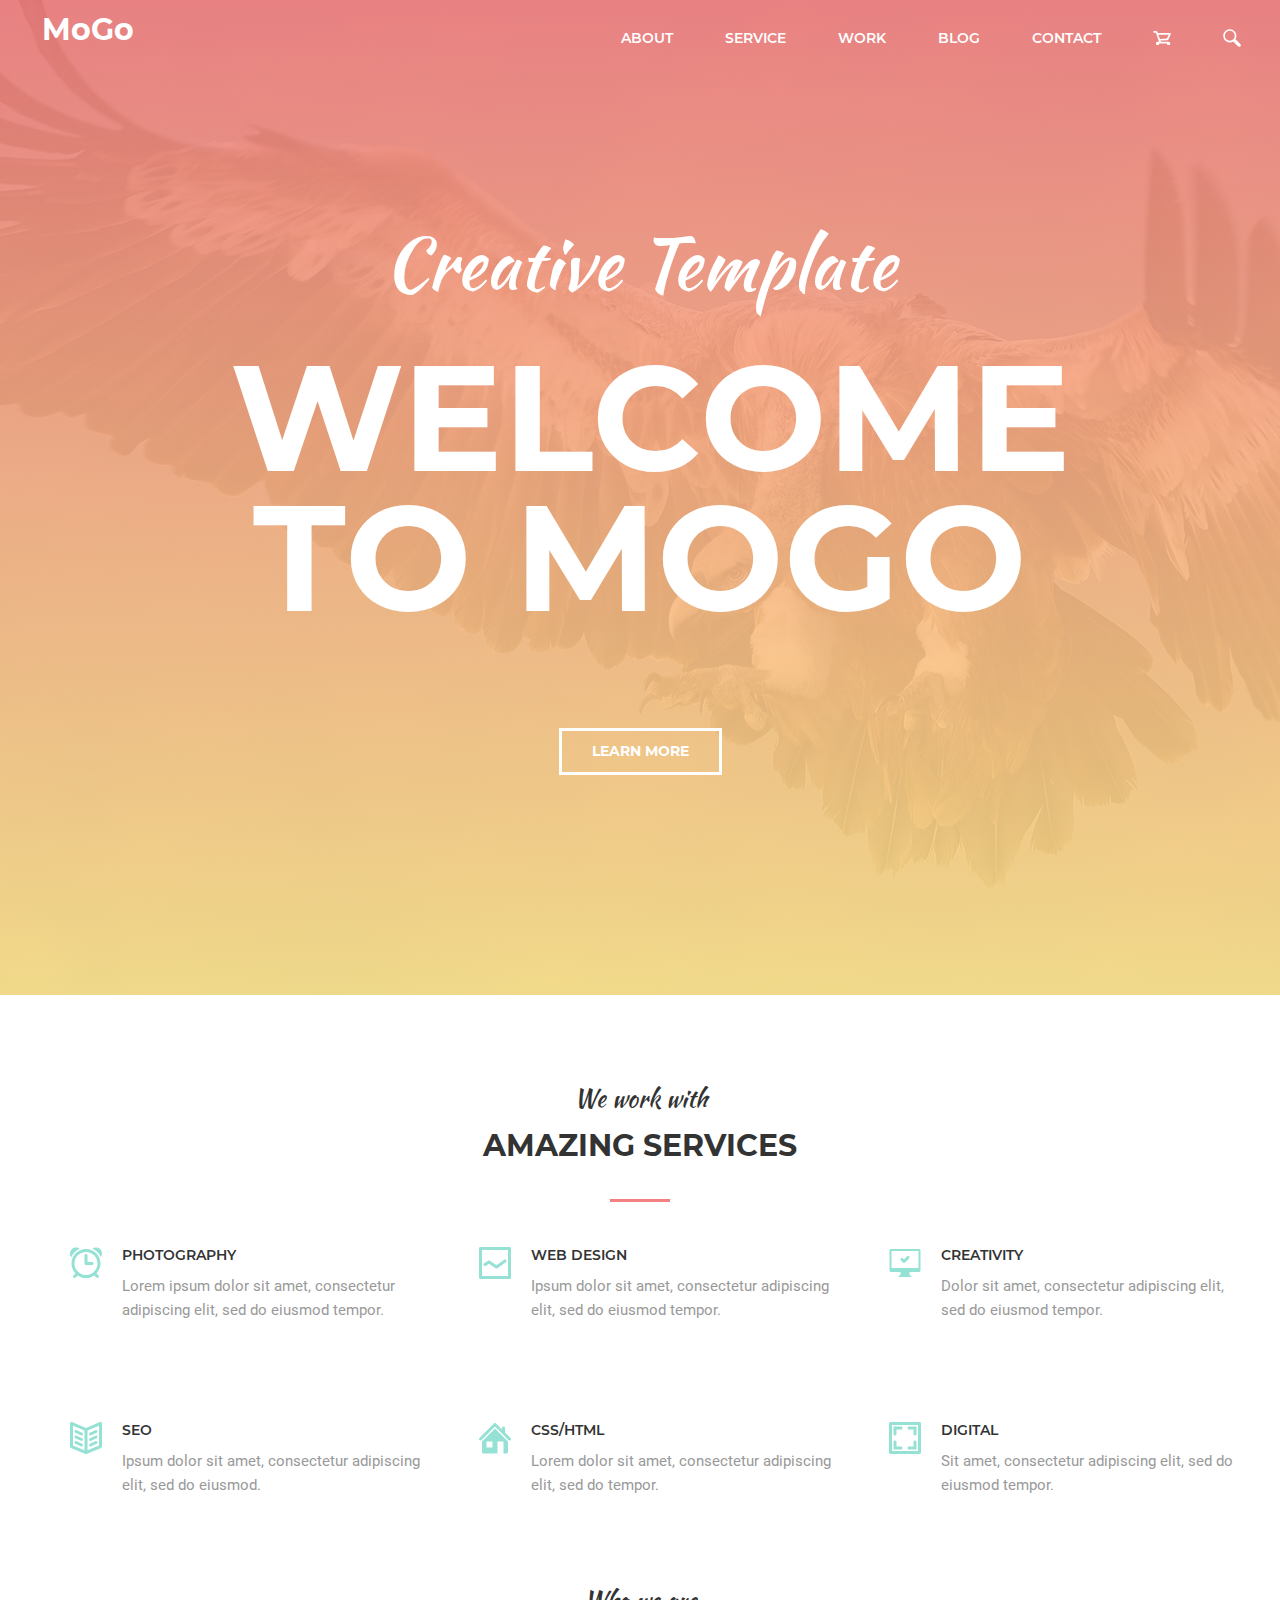
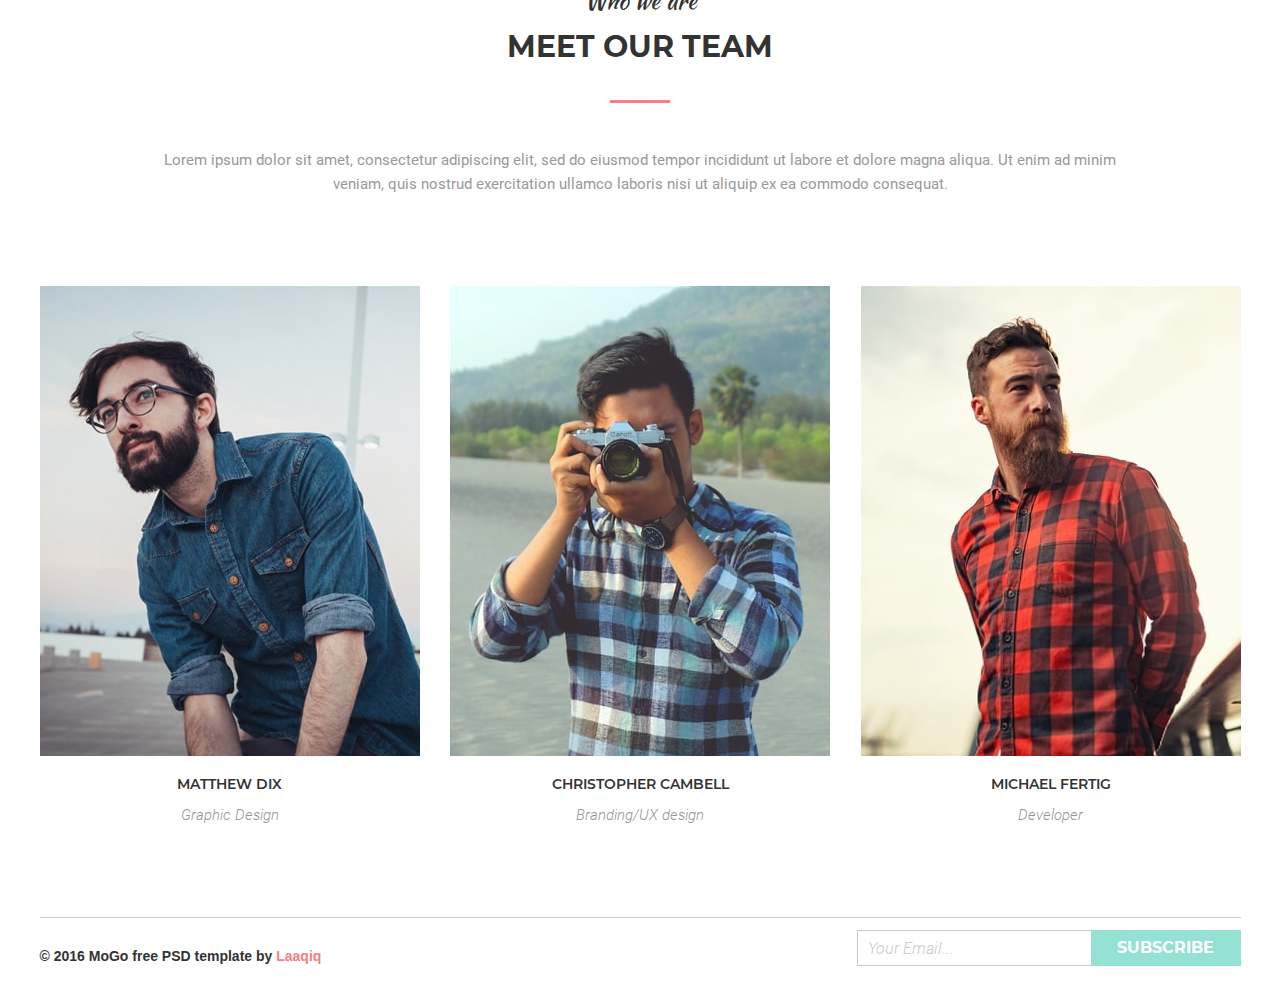
<file: homework10/index.html>
<!DOCTYPE html>
<html lang="en">
<head>
    <meta charset="UTF-8">
    <meta name="viewport" content="width=device-width, initial-scale=1.0">
    <title>Homework10</title>
    <link rel="stylesheet" href="css/normalize.css">
    <link rel="stylesheet" href="css/fonts.css">
    <link rel="stylesheet" href="css/style.css">
</head>
<body>
    <!-- START HEADER -->
    
    <header class="header">
        <div class="cover">
        <div class="container"> 
            <nav class="nav">
                <a class="nav__logo link" href="">MoGo</a>
                <ul class="nav__list list">
                    <li class="nav__item">
                        <a class="nav__link link" href="">About</a>
                    </li>
                    <li class="nav__item">
                        <a class="nav__link link" href="">Service</a>
                    </li>
                    <li class="nav__item">
                        <a class="nav__link link" href="">Work</a>
                    </li>
                    <li class="nav__item">
                        <a class="nav__link link" href="">Blog</a>
                    </li>
                    <li class="nav__item">
                        <a class="nav__link link" href="">Contact</a>
                    </li>
                    <li class="nav__item">
                        <a class="nav__linka" href="">
                            <svg width="18" height="18">
                                <use xlink:href="icons/symbol-defs.svg#icon_cart"></use>    
                            </svg>
                        </a>
                    </li>
                    <li class="nav__item">
                        <a class="nav__linka" href="">
                            <svg width="18" height="18">
                                <use xlink:href="icons/symbol-defs.svg#icon_glass"></use>    
                            </svg>
                        </a>
                    </li>
                </ul>
            </nav>
        
    <!-- END HEADER -->
   
        <!-- START WELCOME -->
        <section class="section section__welcome">
            <div class="container">
                <h2 class="section__title--welcome section__title"><span class="section__span-welcome section__span-title">Creative Template </span>Welcome to mogo</h2>
                <button class="section__btn">Learn more</button>
            </div>
        </section>
        </div>
        </div>
    </header>
        <!-- END WELCOME -->
        <main>    
        <!-- START SERVICE -->
        <section class="section">
            <div class="container">
                <h2 class="section__title"><span class="section__span section__span-title">We work with </span>Amazing Services</h2>
                <ul class="section__list list">
                    <li class="section__item section__item--service">
                        <div class="section__icon">
                            <svg width="32" height="32">
                                <use xlink:href="icons/symbol-defs.svg#icon_clock"></use>
                            </svg>
                        </div>
                        <h3 class="section__item-title">Photography</h3>
                        <p class="section__item-about about">Lorem ipsum dolor sit amet, consectetur adipiscing elit, sed do eiusmod tempor.</p>
                    </li>
                    <li class="section__item section__item--service">
                        <div class="section__icon">
                            <svg width="32" height="32">
                                <use xlink:href="icons/symbol-defs.svg#icon_graph"></use>
                            </svg>
                        </div>
                        <h3 class="section__item-title">Web Design</h3>
                        <p class="section__item-about about">Ipsum dolor sit amet, consectetur adipiscing elit, sed do eiusmod tempor.</p>
                    </li>
                    <li class="section__item section__item--service">
                        <div class="section__icon">
                            <svg width="32" height="32">
                                <use xlink:href="icons/symbol-defs.svg#icon_computer"></use>
                            </svg>
                        </div>
                        <h3 class="section__item-title">Creativity</h3>
                        <p class="section__item-about about">Dolor sit amet, consectetur adipiscing elit, sed do eiusmod tempor.</p>
                    </li>
                    <li class="section__item section__item--service">
                        <div class="section__icon">
                            <svg width="32" height="32">
                                <use xlink:href="icons/symbol-defs.svg#icon_book"></use>
                            </svg>
                        </div>
                        <h3 class="section__item-title">Seo</h3>
                        <p class="section__item-about about">Ipsum dolor sit amet, consectetur adipiscing elit, sed do eiusmod.</p>
                    </li>
                    <li class="section__item section__item--service">
                        <div class="section__icon">
                            <svg width="32" height="32">
                                <use xlink:href="icons/symbol-defs.svg#icon_house"></use>
                            </svg>
                        </div>
                        <h3 class="section__item-title">Css/Html</h3>
                        <p class="section__item-about about">Lorem dolor sit amet, consectetur adipiscing elit, sed do tempor.</p>
                    </li>
                    <li class="section__item section__item--service">
                        <div class="section__icon">
                            <svg width="32" height="32">
                                <use xlink:href="icons/symbol-defs.svg#icon_digital"></use>
                            </svg>
                        </div>
                        <h3 class="section__item-title">Digital</h3>
                        <p class="section__item-about about">Sit amet, consectetur adipiscing elit, sed do eiusmod tempor.</p>
                    </li>
                </ul>
            </div>
        </section>
        <!-- END SERVICE -->

        <!-- START MEET OUR TEAM -->
        <section class="section">
            <div class="container">
                <h2 class="section__title"><span class="section__span-title">Who we are </span>Meet our team</h2>
                <p class="section__about about">Lorem ipsum dolor sit amet, consectetur adipiscing elit, sed do eiusmod tempor incididunt ut labore et dolore magna aliqua. Ut enim ad minim veniam, quis nostrud exercitation ullamco laboris nisi ut aliquip ex ea commodo consequat.</p>
                <ul class="section__list--team list">
                    <li class="section__item--team">
                        <div class="section__item-avatar-wrap">
                                <img class="section__item-avatar" srcset="img/Layer16.jpg 380w, img/Layer16@2x.jpg 760w" 
                                sizes="380px"
                                src="img/Layer16.jpg"
                                alt="" height="470">
                            <div class="section__social-wrap">
                                <ul class="section__social-list list">
                                    <li class="section__social-item">
                                        <a class="section__social-link" href="">
                                            <svg class="section__social-icon" width="26" height="26">
                                                <use xlink:href="icons/symbol-defs.svg#icon_facebook"></use>
                                            </svg>
                                        </a>
                                    </li>
                                    <li class="section__social-item">
                                        <a class="section__social-link" href="">
                                            <svg width="26" height="22">
                                                <use xlink:href="icons/symbol-defs.svg#icon_twitter"></use>
                                            </svg>
                                        </a>
                                    </li>
                                    <li class="section__social-item">
                                        <a class="section__social-link" href="">
                                            <svg width="26" height="26">
                                                <use xlink:href="icons/symbol-defs.svg#icon_pinterest"></use>
                                            </svg>
                                        </a>
                                    </li>
                                    <li class="section__social-item">
                                        <a class="section__social-link" href="">
                                            <svg width="26" height="26">
                                                <use xlink:href="icons/symbol-defs.svg#icon_instagram"></use>
                                            </svg>
                                        </a>
                                    </li>     
                                </ul>
                            </div>
                        </div>
                        <h3 class="section__item-name">Matthew Dix</h3>
                        <p class="section__item-position about">Graphic Design</p>
                    </li>
                    <li class="section__item">
                        <div class="section__item-avatar-wrap">
                                <img class="section__item-avatar" srcset="img/Layer19.jpg 380w, img/Layer19@2x.jpg 760w" 
                                sizes="380px"
                                src="img/Layer19.jpg"
                                alt="" height="470">
                            <div class="section__social-wrap">
                                <ul class="section__social-list list">
                                    <li class="section__social-item">
                                        <a class="section__social-link" href="">
                                            <svg class="section__social-icon" width="26" height="26">
                                                <use xlink:href="icons/symbol-defs.svg#icon_facebook"></use>
                                            </svg>
                                        </a>
                                    </li>
                                    <li class="section__social-item">
                                        <a class="section__social-link" href="">
                                            <svg width="26" height="22">
                                                <use xlink:href="icons/symbol-defs.svg#icon_twitter"></use>
                                            </svg>
                                        </a>
                                    </li>
                                    <li class="section__social-item">
                                        <a class="section__social-link" href="">
                                            <svg width="26" height="26">
                                                <use xlink:href="icons/symbol-defs.svg#icon_pinterest"></use>
                                            </svg>
                                        </a>
                                    </li>
                                    <li class="section__social-item">
                                        <a class="section__social-link" href="">
                                            <svg width="26" height="26">
                                                <use xlink:href="icons/symbol-defs.svg#icon_instagram"></use>
                                            </svg>
                                        </a>
                                    </li>     
                                </ul>
                            </div>
                        </div>
                        <h3 class="section__item-name">Christopher Cambell</h3>
                        <p class="section__item-position about">Branding/UX design</p>
                    </li>
                    <li class="section__item">
                        <div class="section__item-avatar-wrap">
                                <img class="section__item-avatar" srcset="img/Layer18.jpg 380w, img/Layer19@2x.jpg 760w" 
                                sizes="380px"
                                src="img/Layer18.jpg"
                                alt="" height="470">
                            <div class="section__social-wrap">
                                <ul class="section__social-list list">
                                    <li class="section__social-item">
                                        <a class="section__social-link" href="">
                                            <svg class="section__social-icon" width="26" height="26">
                                                <use xlink:href="icons/symbol-defs.svg#icon_facebook"></use>
                                            </svg>
                                        </a>
                                    </li>
                                    <li class="section__social-item">
                                        <a class="section__social-link" href="">
                                            <svg width="26" height="22">
                                                <use xlink:href="icons/symbol-defs.svg#icon_twitter"></use>
                                            </svg>
                                        </a>
                                    </li>
                                    <li class="section__social-item">
                                        <a class="section__social-link" href="">
                                            <svg width="26" height="26">
                                                <use xlink:href="icons/symbol-defs.svg#icon_pinterest"></use>
                                            </svg>
                                        </a>
                                    </li>
                                    <li class="section__social-item">
                                        <a class="section__social-link" href="">
                                            <svg width="26" height="26">
                                                <use xlink:href="icons/symbol-defs.svg#icon_instagram"></use>
                                            </svg>
                                        </a>
                                    </li>     
                                </ul>
                            </div>
                        </div>
                        <h3 class="section__item-name">Michael Fertig</h3>
                        <p class="section__item-position about">Developer</p>
                    </li>
                </ul>
            </div>
        </section>
    <!-- END MEET OUR TEAM -->

    <!-- START FOOTER -->
    <footer class="footer">
        <div class="container">
            <div class="footer__content">
                <p>&copy; 2016 MoGo free PSD template by <span> Laaqiq</span></p>
                <form >
                    <input class="input" type="email" placeholder="  Your Email..." required>
                    <button class="button__subscribe">Subscribe</button>
                </form>
            </div>
        </div>
    </footer>
    </main>
</body>
</html>
</file>
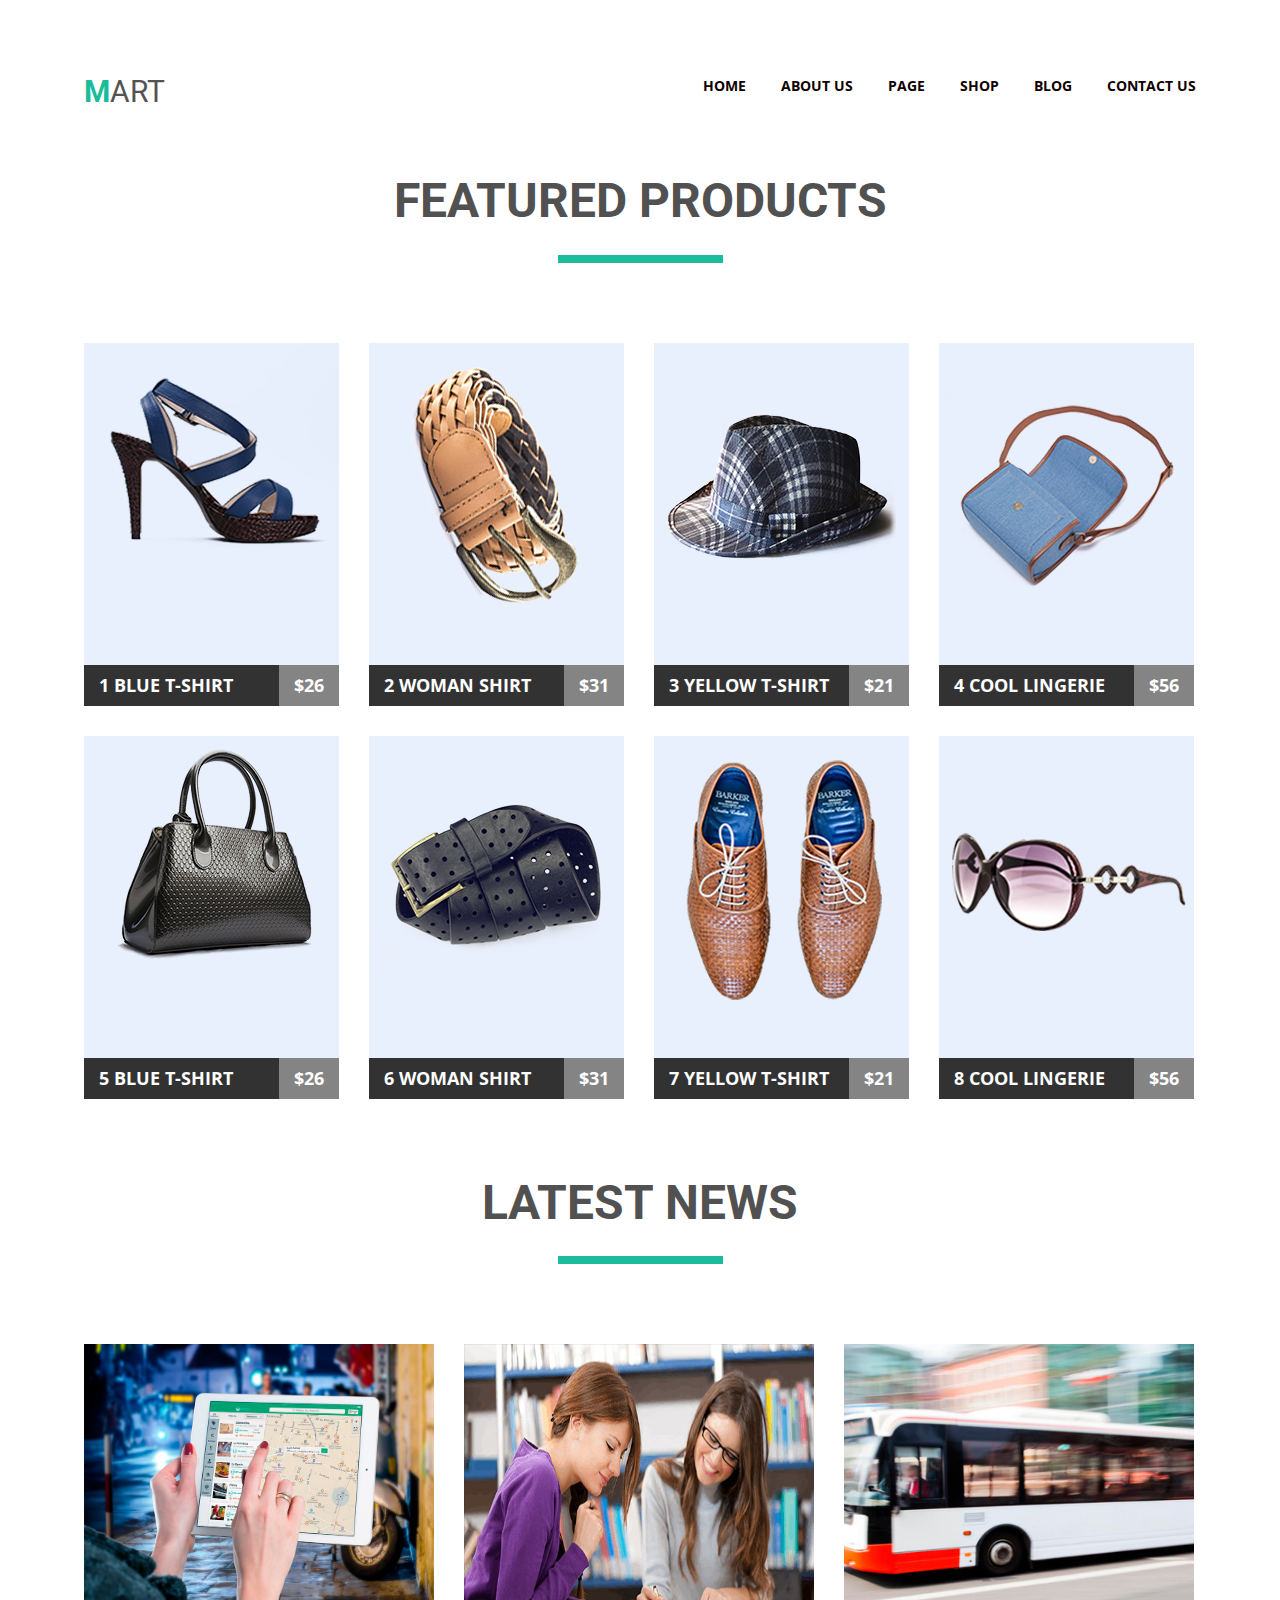
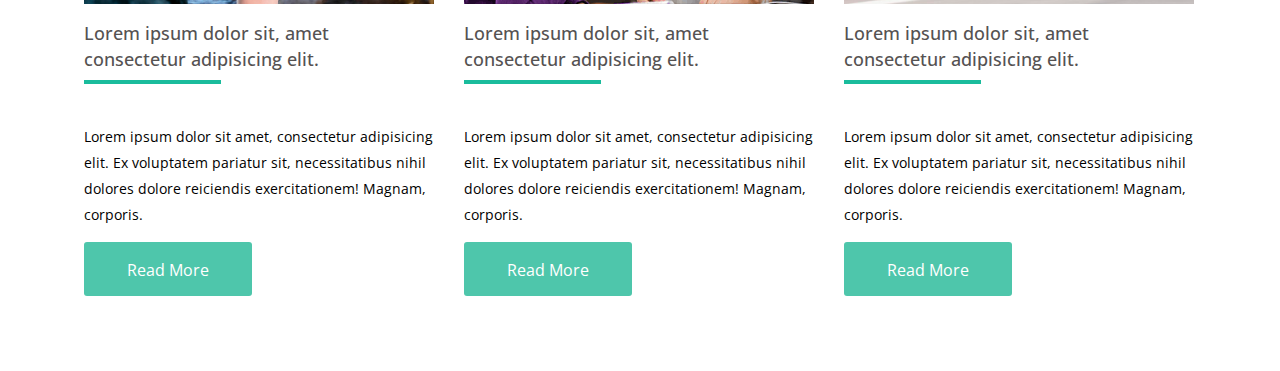
<file: homework4/index.html>
<!DOCTYPE html>
<html lang="en">
    <head>
        <meta charset="UTF-8">
        <meta name="viewport" content="width=device-width, initial-scale=1.0">
        <title>Homework 4</title>
        <link href="https://fonts.googleapis.com/css?family=Roboto:300,300i,400,400i,500,500i,700,700i,900,900i&display=swap&subset=cyrillic" rel="stylesheet">
        <link href="https://fonts.googleapis.com/css?family=Open+Sans:300,300i,400,400i,600,600i,700,700i,800,800i&display=swap&subset=cyrillic" rel="stylesheet">
        <link rel="stylesheet" href="css/reset.css">
        <link rel="stylesheet" href="css/style.css">
    </head>
    <body>
        <div class="wrapper">
            <!-- start header -->
            <header class="header clearfix">
                <a href="">
                    <span class="header__logo">
                    Mart  
                </span>
                </a>

                <nav class="header__nav">
                    <ul class="header__nav-list">
                        <li class="header__nav-item">
                            <a class="header__nav-link" href="#">home</a>
                        </li>
                        <li class="header__nav-item">
                            <a class="header__nav-link" href="">about us</a>
                        </li>
                        <li class="header__nav-item">
                            <a class="header__nav-link" href="">page</a>
                        </li>
                        <li class="header__nav-item">
                            <a class="header__nav-link" href="#blog">shop</a>
                        </li>
                        <li class="header__nav-item">
                            <a class="header__nav-link" href="#blog">blog</a>
                        </li>
                        <li class="header__nav-item">
                            <a class="header__nav-link" href="#blog">contact us</a>
                        </li>
                    </ul>
                </nav>
            </header>
            <!-- end header -->
            <main>
                <section class="sc products">
                    <h2 class="h2">
                        FEATURED PRODUCTS
                    </h2>
                    <ul class="products__list clearfix">
                        <li class="products__item">
                            <a href="#">
                            <img class="products__cover" src="img/product1.png" alt="">
                            <div class="products__desc clearfix">
                                <span class="products__name">Blue T-Shirt</span>
                                <span class="products__price">$26</span>
                            </div>
                            </a>
                        </li>
                        <li class="products__item">
                            <a href="#">
                            <img class="products__cover" src="img/product2.png" alt="">
                            <div class="products__desc clearfix">
                                <span class="products__name">Woman  Shirt</span>
                                <span class="products__price">$31</span>
                            </div>
                            </a>
                        </li>
                        <li class="products__item">
                            <a href="#">
                            <img class="products__cover" src="img/product9.png" alt="">
                            <div class="products__desc clearfix">
                                <span class="products__name">Yellow T-Shirt</span>
                                <span class="products__price">$21</span>
                            </div>
                            </a>
                        </li>
                        <li class="products__item">
                            <a href="#">
                            <img class="products__cover" src="img/product4.png" alt="">
                            <div class="products__desc clearfix">
                                <span class="products__name">Cool Lingerie</span>
                                <span class="products__price">$56</span>
                            </div>
                            </a>
                        </li>
                        <li class="products__item">
                            <a href="#">
                            <img class="products__cover" src="img/product3.png" alt="">
                            <div class="products__desc clearfix">
                                <span class="products__name">Blue T-shirt</span>
                                <span class="products__price">$26</span>
                            </div>
                            </a>
                        </li>
                        <li class="products__item">
                            <a href="#">
                            <img class="products__cover" src="img/product5.png" alt="">
                            <div class="products__desc clearfix">
                                <span class="products__name">Woman Shirt</span>
                                <span class="products__price">$31</span>
                            </div>
                            </a>
                        </li>
                        <li class="products__item">
                            <a href="#">
                            <img class="products__cover" src="img/product6.png" alt="">
                            <div class="products__desc clearfix">
                                <span class="products__name">Yellow T-shirt</span>
                                <span class="products__price">$21</span>
                            </div>
                            </a>
                        </li>
                        <li class="products__item">
                            <a href="#">
                            <img class="products__cover" src="img/product8.png" alt="">
                            <div class="products__desc clearfix">
                                <span class="products__name">Cool Lingerie</span>
                                <span class="products__price">$56</span>
                            </div>
                            </a>
                        </li>
                    </ul>
                </section>

                <section class="sc news">
                    <h2 class="h2">
                        LATEST NEWS
                    </h2>
                    <ul class="news__list clearfix">
                        <li class="news__item">
                            <img src="img/ipad.jpg" alt="" class="news__cover" width="340px" height="260px" >    
                            <h3 class="news__title">Lorem ipsum dolor sit, amet consectetur adipisicing elit.</h3>
                            <p class="news__text">Lorem ipsum dolor sit amet, consectetur adipisicing elit. Ex voluptatem pariatur sit, necessitatibus nihil dolores dolore reiciendis exercitationem! Magnam, corporis.</p>
                            <a class="news__link">Read More</a>
                        </li>
                        <li class="news__item">
                            <img src="img/students.png" alt="" class="news__cover" width="340px" height="260px">
                            <h3 class="news__title">Lorem ipsum dolor sit, amet consectetur adipisicing elit.</h3>
                            <p class="news__text">Lorem ipsum dolor sit amet, consectetur adipisicing elit. Ex voluptatem pariatur sit, necessitatibus nihil dolores dolore reiciendis exercitationem! Magnam, corporis.</p>
                            <a class="news__link">Read More</a>
                        </li>
                        <li class="news__item">
                            <img src="img/bus.jpg" alt="" class="news__cover" width="340px" height="260px">
                            <h3 class="news__title">Lorem ipsum dolor sit, amet consectetur adipisicing elit.</h3>
                            <p class="news__text">Lorem ipsum dolor sit amet, consectetur adipisicing elit. Ex voluptatem pariatur sit, necessitatibus nihil dolores dolore reiciendis exercitationem! Magnam, corporis.</p>
                            <a class="news__link">Read More</a>
                        </li>
                    </ul>
                </section>
            </main>
            <!-- <footer class="footer">
                &copy; 2020 super comand
            </footer> -->
        </div>
    </body>
</html>
</file>
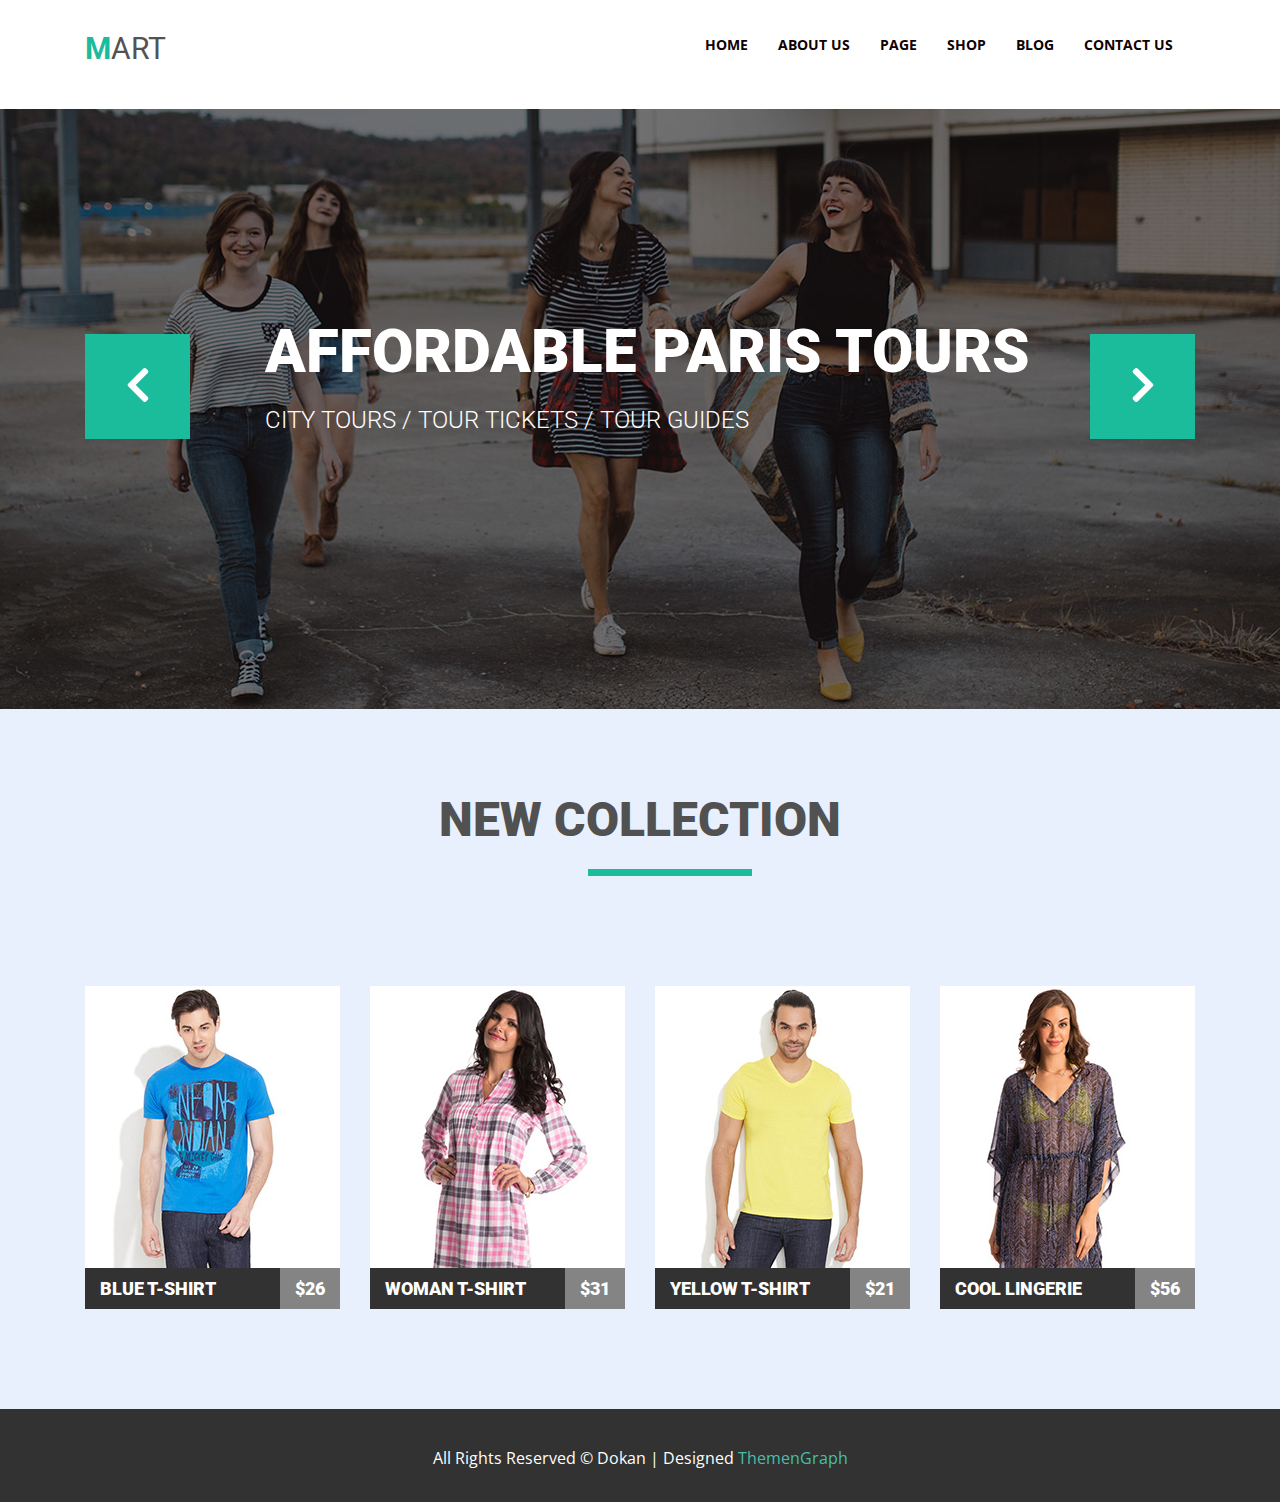
<file: Homework5/index.html>
<!DOCTYPE html>
<html lang="en">
<head>
    <meta charset="UTF-8">
    <meta name="viewport" content="width=device-width, initial-scale=1.0">
    <title>Homework5</title>
    <link href="https://fonts.googleapis.com/css?family=Open+Sans:400,700&display=swap" rel="stylesheet">
    <link href="https://fonts.googleapis.com/css?family=Roboto:300,900&display=swap" rel="stylesheet">
    <link rel="stylesheet" href="css/reset.css">
    <link rel="stylesheet" href="css/style.css">
</head>
<body>
    <!-- START HEADER -->
    <header class="page__header container clearfix">
        <a class="header__logo" href="">Mart</a>
    <nav class="page__nav" >
        <ul class="site__nav clearfix">
            <li><a href=""> Home</a></li>
            <li><a href=""> About Us</a></li>
            <li><a href=""> Page</a></li>
            <li><a href=""> Shop</a></li>
            <li><a href=""> Blog</a></li>
            <li><a href=""> Contact Us</a></li>
        </ul>
    </nav>    
    </header>
    <!-- END HEADER -->
    <main>
        <!-- START SLIDE -->
        <section class="slider">
           <div class="slider__cover">
                <div class="slider__cover__opacity">
                      <div class="slider__cover__container">
                            <button class="button__prev">
                                <svg aria-hidden="true" focusable="false" data-prefix="fas" data-icon="chevron-left" class="svg-inline--fa fa-chevron-left fa-w-10" role="img" xmlns="http://www.w3.org/2000/svg" viewBox="0 0 320 512"><path fill="#ffffff" d="M34.52 239.03L228.87 44.69c9.37-9.37 24.57-9.37 33.94 0l22.67 22.67c9.36 9.36 9.37 24.52.04 33.9L131.49 256l154.02 154.75c9.34 9.38 9.32 24.54-.04 33.9l-22.67 22.67c-9.37 9.37-24.57 9.37-33.94 0L34.52 272.97c-9.37-9.37-9.37-24.57 0-33.94z"></path></svg>
                            </button>
                            <button class="button__next">
                                <svg aria-hidden="true" focusable="false" data-prefix="fas" data-icon="chevron-right" class="svg-inline--fa fa-chevron-right fa-w-10" role="img" xmlns="http://www.w3.org/2000/svg" viewBox="0 0 320 512"><path fill="#ffffff" d="M285.476 272.971L91.132 467.314c-9.373 9.373-24.569 9.373-33.941 0l-22.667-22.667c-9.357-9.357-9.375-24.522-.04-33.901L188.505 256 34.484 101.255c-9.335-9.379-9.317-24.544.04-33.901l22.667-22.667c9.373-9.373 24.569-9.373 33.941 0L285.475 239.03c9.373 9.372 9.373 24.568.001 33.941z"></path></svg>
                            </button>
                      
                
                        <div class="slider__text">
                            <h3 class="slider__tittle">AFFORDABLE PARIS TOURS</h3>
                            <p class="slider__desc">CITY TOURS / TOUR TICKETS / TOUR GUIDES</p>
                        </div>
                    </div>  
                </div>
            </div>               
        </section>
        
        <!-- NEW COLLECTION -->
        <section class="collection container">
            <div class="container">
            <h2>NEW COLLECTION</h2>
                <ul class="collection__list clearfix">
                    <li class="collection__item"> 
                        <div class="card__content">
                            <img class="collection__cover" src="img/category-1.jpg" alt="" width="255" height="282">
                          <div class="card__background" >
                            <ul class="icons">
                                <li> 
                                    <button>
                                        <svg aria-hidden="true" focusable="false" data-prefix="far" data-icon="heart" class="svg-inline--fa fa-heart fa-w-16" role="img" xmlns="http://www.w3.org/2000/svg" viewBox="0 0 512 512"><path fill="#ffffff" d="M458.4 64.3C400.6 15.7 311.3 23 256 79.3 200.7 23 111.4 15.6 53.6 64.3-21.6 127.6-10.6 230.8 43 285.5l175.4 178.7c10 10.2 23.4 15.9 37.6 15.9 14.3 0 27.6-5.6 37.6-15.8L469 285.6c53.5-54.7 64.7-157.9-10.6-221.3zm-23.6 187.5L259.4 430.5c-2.4 2.4-4.4 2.4-6.8 0L77.2 251.8c-36.5-37.2-43.9-107.6 7.3-150.7 38.9-32.7 98.9-27.8 136.5 10.5l35 35.7 35-35.7c37.8-38.5 97.8-43.2 136.5-10.6 51.1 43.1 43.5 113.9 7.3 150.8z"></path></svg>
                                    </button>
                                </li>
                                <li> 
                                    <button>
                                        <svg aria-hidden="true" focusable="false" data-prefix="fas" data-icon="random" class="svg-inline--fa fa-random fa-w-16" role="img" xmlns="http://www.w3.org/2000/svg" viewBox="0 0 512 512"><path fill="#ffffff" d="M504.971 359.029c9.373 9.373 9.373 24.569 0 33.941l-80 79.984c-15.01 15.01-40.971 4.49-40.971-16.971V416h-58.785a12.004 12.004 0 0 1-8.773-3.812l-70.556-75.596 53.333-57.143L352 336h32v-39.981c0-21.438 25.943-31.998 40.971-16.971l80 79.981zM12 176h84l52.781 56.551 53.333-57.143-70.556-75.596A11.999 11.999 0 0 0 122.785 96H12c-6.627 0-12 5.373-12 12v56c0 6.627 5.373 12 12 12zm372 0v39.984c0 21.46 25.961 31.98 40.971 16.971l80-79.984c9.373-9.373 9.373-24.569 0-33.941l-80-79.981C409.943 24.021 384 34.582 384 56.019V96h-58.785a12.004 12.004 0 0 0-8.773 3.812L96 336H12c-6.627 0-12 5.373-12 12v56c0 6.627 5.373 12 12 12h110.785c3.326 0 6.503-1.381 8.773-3.812L352 176h32z"></path></svg>
                                    </button>
                                </li>
                                <li> 
                                    <button>
                                        <svg aria-hidden="true" focusable="false" data-prefix="far" data-icon="clock" class="svg-inline--fa fa-clock fa-w-16" role="img" xmlns="http://www.w3.org/2000/svg" viewBox="0 0 512 512"><path fill="#ffffff" d="M256 8C119 8 8 119 8 256s111 248 248 248 248-111 248-248S393 8 256 8zm0 448c-110.5 0-200-89.5-200-200S145.5 56 256 56s200 89.5 200 200-89.5 200-200 200zm61.8-104.4l-84.9-61.7c-3.1-2.3-4.9-5.9-4.9-9.7V116c0-6.6 5.4-12 12-12h32c6.6 0 12 5.4 12 12v141.7l66.8 48.6c5.4 3.9 6.5 11.4 2.6 16.8L334.6 349c-3.9 5.3-11.4 6.5-16.8 2.6z"></path></svg>
                                    </button>
                                </li>
                            </ul>
                            <ul class="icons__basket">
                                <li> 
                                    <button>
                                        <svg aria-hidden="true" focusable="false" data-prefix="fas" data-icon="shopping-cart" class="svg-inline--fa fa-shopping-cart fa-w-18" role="img" xmlns="http://www.w3.org/2000/svg" viewBox="0 0 576 512"><path fill="#ffffff" d="M528.12 301.319l47.273-208C578.806 78.301 567.391 64 551.99 64H159.208l-9.166-44.81C147.758 8.021 137.93 0 126.529 0H24C10.745 0 0 10.745 0 24v16c0 13.255 10.745 24 24 24h69.883l70.248 343.435C147.325 417.1 136 435.222 136 456c0 30.928 25.072 56 56 56s56-25.072 56-56c0-15.674-6.447-29.835-16.824-40h209.647C430.447 426.165 424 440.326 424 456c0 30.928 25.072 56 56 56s56-25.072 56-56c0-22.172-12.888-41.332-31.579-50.405l5.517-24.276c3.413-15.018-8.002-29.319-23.403-29.319H218.117l-6.545-32h293.145c11.206 0 20.92-7.754 23.403-18.681z"></path></svg>
                                    <p>Add To Card</p>
                                    </button>
                                </li>
                            </ul>                                
                          </div>
                        </div>    
                            <div class="collection__desc clearfix">
                                <span class="collection__name">Blue T-Shirt</span>
                                <span class="collection__price">$26</span>
                            </div>
                    </li>
                    <li class="collection__item"> 
                        <div class="card__content">
                            <img class="collection__cover" src="img/category-2.jpg" alt="" width="255" height="282">
                          <div class="card__background" >
                            <ul class="icons">
                                <li> 
                                    <button>
                                        <svg aria-hidden="true" focusable="false" data-prefix="far" data-icon="heart" class="svg-inline--fa fa-heart fa-w-16" role="img" xmlns="http://www.w3.org/2000/svg" viewBox="0 0 512 512"><path fill="#ffffff" d="M458.4 64.3C400.6 15.7 311.3 23 256 79.3 200.7 23 111.4 15.6 53.6 64.3-21.6 127.6-10.6 230.8 43 285.5l175.4 178.7c10 10.2 23.4 15.9 37.6 15.9 14.3 0 27.6-5.6 37.6-15.8L469 285.6c53.5-54.7 64.7-157.9-10.6-221.3zm-23.6 187.5L259.4 430.5c-2.4 2.4-4.4 2.4-6.8 0L77.2 251.8c-36.5-37.2-43.9-107.6 7.3-150.7 38.9-32.7 98.9-27.8 136.5 10.5l35 35.7 35-35.7c37.8-38.5 97.8-43.2 136.5-10.6 51.1 43.1 43.5 113.9 7.3 150.8z"></path></svg>
                                    </button>
                                </li>
                                <li> 
                                    <button>
                                        <svg aria-hidden="true" focusable="false" data-prefix="fas" data-icon="random" class="svg-inline--fa fa-random fa-w-16" role="img" xmlns="http://www.w3.org/2000/svg" viewBox="0 0 512 512"><path fill="#ffffff" d="M504.971 359.029c9.373 9.373 9.373 24.569 0 33.941l-80 79.984c-15.01 15.01-40.971 4.49-40.971-16.971V416h-58.785a12.004 12.004 0 0 1-8.773-3.812l-70.556-75.596 53.333-57.143L352 336h32v-39.981c0-21.438 25.943-31.998 40.971-16.971l80 79.981zM12 176h84l52.781 56.551 53.333-57.143-70.556-75.596A11.999 11.999 0 0 0 122.785 96H12c-6.627 0-12 5.373-12 12v56c0 6.627 5.373 12 12 12zm372 0v39.984c0 21.46 25.961 31.98 40.971 16.971l80-79.984c9.373-9.373 9.373-24.569 0-33.941l-80-79.981C409.943 24.021 384 34.582 384 56.019V96h-58.785a12.004 12.004 0 0 0-8.773 3.812L96 336H12c-6.627 0-12 5.373-12 12v56c0 6.627 5.373 12 12 12h110.785c3.326 0 6.503-1.381 8.773-3.812L352 176h32z"></path></svg>
                                    </button>
                                </li>
                                <li> 
                                    <button>
                                        <svg aria-hidden="true" focusable="false" data-prefix="far" data-icon="clock" class="svg-inline--fa fa-clock fa-w-16" role="img" xmlns="http://www.w3.org/2000/svg" viewBox="0 0 512 512"><path fill="#ffffff" d="M256 8C119 8 8 119 8 256s111 248 248 248 248-111 248-248S393 8 256 8zm0 448c-110.5 0-200-89.5-200-200S145.5 56 256 56s200 89.5 200 200-89.5 200-200 200zm61.8-104.4l-84.9-61.7c-3.1-2.3-4.9-5.9-4.9-9.7V116c0-6.6 5.4-12 12-12h32c6.6 0 12 5.4 12 12v141.7l66.8 48.6c5.4 3.9 6.5 11.4 2.6 16.8L334.6 349c-3.9 5.3-11.4 6.5-16.8 2.6z"></path></svg>
                                    </button>
                                </li>
                            </ul>
                            <ul class="icons__basket">
                                <li> 
                                    <button>
                                        <svg aria-hidden="true" focusable="false" data-prefix="fas" data-icon="shopping-cart" class="svg-inline--fa fa-shopping-cart fa-w-18" role="img" xmlns="http://www.w3.org/2000/svg" viewBox="0 0 576 512"><path fill="#ffffff" d="M528.12 301.319l47.273-208C578.806 78.301 567.391 64 551.99 64H159.208l-9.166-44.81C147.758 8.021 137.93 0 126.529 0H24C10.745 0 0 10.745 0 24v16c0 13.255 10.745 24 24 24h69.883l70.248 343.435C147.325 417.1 136 435.222 136 456c0 30.928 25.072 56 56 56s56-25.072 56-56c0-15.674-6.447-29.835-16.824-40h209.647C430.447 426.165 424 440.326 424 456c0 30.928 25.072 56 56 56s56-25.072 56-56c0-22.172-12.888-41.332-31.579-50.405l5.517-24.276c3.413-15.018-8.002-29.319-23.403-29.319H218.117l-6.545-32h293.145c11.206 0 20.92-7.754 23.403-18.681z"></path></svg>
                                    <p>Add To Card</p>
                                    </button>
                                </li>
                            </ul>                                
                          </div>
                        </div>
                            <div class="collection__desc clearfix">
                                <span class="collection__name">Woman T-Shirt</span>
                                <span class="collection__price">$31</span>
                            </div>
                    </li>
                    <li class="collection__item"> 
                        <div class="card__content">
                            <img class="collection__cover" src="img/category-3.jpg" alt="" width="255" height="282">
                          <div class="card__background" >
                            <ul class="icons">
                                <li> 
                                    <button>
                                        <svg aria-hidden="true" focusable="false" data-prefix="far" data-icon="heart" class="svg-inline--fa fa-heart fa-w-16" role="img" xmlns="http://www.w3.org/2000/svg" viewBox="0 0 512 512"><path fill="#ffffff" d="M458.4 64.3C400.6 15.7 311.3 23 256 79.3 200.7 23 111.4 15.6 53.6 64.3-21.6 127.6-10.6 230.8 43 285.5l175.4 178.7c10 10.2 23.4 15.9 37.6 15.9 14.3 0 27.6-5.6 37.6-15.8L469 285.6c53.5-54.7 64.7-157.9-10.6-221.3zm-23.6 187.5L259.4 430.5c-2.4 2.4-4.4 2.4-6.8 0L77.2 251.8c-36.5-37.2-43.9-107.6 7.3-150.7 38.9-32.7 98.9-27.8 136.5 10.5l35 35.7 35-35.7c37.8-38.5 97.8-43.2 136.5-10.6 51.1 43.1 43.5 113.9 7.3 150.8z"></path></svg>
                                    </button>
                                </li>
                                <li> 
                                    <button>
                                        <svg aria-hidden="true" focusable="false" data-prefix="fas" data-icon="random" class="svg-inline--fa fa-random fa-w-16" role="img" xmlns="http://www.w3.org/2000/svg" viewBox="0 0 512 512"><path fill="#ffffff" d="M504.971 359.029c9.373 9.373 9.373 24.569 0 33.941l-80 79.984c-15.01 15.01-40.971 4.49-40.971-16.971V416h-58.785a12.004 12.004 0 0 1-8.773-3.812l-70.556-75.596 53.333-57.143L352 336h32v-39.981c0-21.438 25.943-31.998 40.971-16.971l80 79.981zM12 176h84l52.781 56.551 53.333-57.143-70.556-75.596A11.999 11.999 0 0 0 122.785 96H12c-6.627 0-12 5.373-12 12v56c0 6.627 5.373 12 12 12zm372 0v39.984c0 21.46 25.961 31.98 40.971 16.971l80-79.984c9.373-9.373 9.373-24.569 0-33.941l-80-79.981C409.943 24.021 384 34.582 384 56.019V96h-58.785a12.004 12.004 0 0 0-8.773 3.812L96 336H12c-6.627 0-12 5.373-12 12v56c0 6.627 5.373 12 12 12h110.785c3.326 0 6.503-1.381 8.773-3.812L352 176h32z"></path></svg>
                                    </button>
                                </li>
                                <li> 
                                    <button>
                                        <svg aria-hidden="true" focusable="false" data-prefix="far" data-icon="clock" class="svg-inline--fa fa-clock fa-w-16" role="img" xmlns="http://www.w3.org/2000/svg" viewBox="0 0 512 512"><path fill="#ffffff" d="M256 8C119 8 8 119 8 256s111 248 248 248 248-111 248-248S393 8 256 8zm0 448c-110.5 0-200-89.5-200-200S145.5 56 256 56s200 89.5 200 200-89.5 200-200 200zm61.8-104.4l-84.9-61.7c-3.1-2.3-4.9-5.9-4.9-9.7V116c0-6.6 5.4-12 12-12h32c6.6 0 12 5.4 12 12v141.7l66.8 48.6c5.4 3.9 6.5 11.4 2.6 16.8L334.6 349c-3.9 5.3-11.4 6.5-16.8 2.6z"></path></svg>
                                    </button>    
                                </li>
                            </ul>
                            <ul class="icons__basket">
                                <li> 
                                    <button>
                                        <svg aria-hidden="true" focusable="false" data-prefix="fas" data-icon="shopping-cart" class="svg-inline--fa fa-shopping-cart fa-w-18" role="img" xmlns="http://www.w3.org/2000/svg" viewBox="0 0 576 512"><path fill="#ffffff" d="M528.12 301.319l47.273-208C578.806 78.301 567.391 64 551.99 64H159.208l-9.166-44.81C147.758 8.021 137.93 0 126.529 0H24C10.745 0 0 10.745 0 24v16c0 13.255 10.745 24 24 24h69.883l70.248 343.435C147.325 417.1 136 435.222 136 456c0 30.928 25.072 56 56 56s56-25.072 56-56c0-15.674-6.447-29.835-16.824-40h209.647C430.447 426.165 424 440.326 424 456c0 30.928 25.072 56 56 56s56-25.072 56-56c0-22.172-12.888-41.332-31.579-50.405l5.517-24.276c3.413-15.018-8.002-29.319-23.403-29.319H218.117l-6.545-32h293.145c11.206 0 20.92-7.754 23.403-18.681z"></path></svg>
                                    <p>Add To Card</p>
                                    </button>
                                </li>
                            </ul>                                
                          </div>
                        </div>
                            <div class="collection__desc clearfix">
                                <span class="collection__name">Yellow T-Shirt</span>
                                <span class="collection__price">$21</span>
                            </div>
                        </a>
                    </li>
                    <li class="collection__item"> 
                        <div class="card__content">
                            <img class="collection__cover" src="img/category-4.jpg" alt="" width="255" height="282">
                          <div class="card__background" >
                            <ul class="icons">
                                <li>
                                    <button>
                                        <svg aria-hidden="true" focusable="false" data-prefix="far" data-icon="heart" class="svg-inline--fa fa-heart fa-w-16" role="img" xmlns="http://www.w3.org/2000/svg" viewBox="0 0 512 512"><path fill="#ffffff" d="M458.4 64.3C400.6 15.7 311.3 23 256 79.3 200.7 23 111.4 15.6 53.6 64.3-21.6 127.6-10.6 230.8 43 285.5l175.4 178.7c10 10.2 23.4 15.9 37.6 15.9 14.3 0 27.6-5.6 37.6-15.8L469 285.6c53.5-54.7 64.7-157.9-10.6-221.3zm-23.6 187.5L259.4 430.5c-2.4 2.4-4.4 2.4-6.8 0L77.2 251.8c-36.5-37.2-43.9-107.6 7.3-150.7 38.9-32.7 98.9-27.8 136.5 10.5l35 35.7 35-35.7c37.8-38.5 97.8-43.2 136.5-10.6 51.1 43.1 43.5 113.9 7.3 150.8z"></path></svg>
                                    </button>
                                </li>
                                <li> 
                                    <button>
                                        <svg aria-hidden="true" focusable="false" data-prefix="fas" data-icon="random" class="svg-inline--fa fa-random fa-w-16" role="img" xmlns="http://www.w3.org/2000/svg" viewBox="0 0 512 512"><path fill="#ffffff" d="M504.971 359.029c9.373 9.373 9.373 24.569 0 33.941l-80 79.984c-15.01 15.01-40.971 4.49-40.971-16.971V416h-58.785a12.004 12.004 0 0 1-8.773-3.812l-70.556-75.596 53.333-57.143L352 336h32v-39.981c0-21.438 25.943-31.998 40.971-16.971l80 79.981zM12 176h84l52.781 56.551 53.333-57.143-70.556-75.596A11.999 11.999 0 0 0 122.785 96H12c-6.627 0-12 5.373-12 12v56c0 6.627 5.373 12 12 12zm372 0v39.984c0 21.46 25.961 31.98 40.971 16.971l80-79.984c9.373-9.373 9.373-24.569 0-33.941l-80-79.981C409.943 24.021 384 34.582 384 56.019V96h-58.785a12.004 12.004 0 0 0-8.773 3.812L96 336H12c-6.627 0-12 5.373-12 12v56c0 6.627 5.373 12 12 12h110.785c3.326 0 6.503-1.381 8.773-3.812L352 176h32z"></path></svg>
                                    </button>
                                </li>
                                <li> 
                                    <button>
                                        <svg aria-hidden="true" focusable="false" data-prefix="far" data-icon="clock" class="svg-inline--fa fa-clock fa-w-16" role="img" xmlns="http://www.w3.org/2000/svg" viewBox="0 0 512 512"><path fill="#ffffff" d="M256 8C119 8 8 119 8 256s111 248 248 248 248-111 248-248S393 8 256 8zm0 448c-110.5 0-200-89.5-200-200S145.5 56 256 56s200 89.5 200 200-89.5 200-200 200zm61.8-104.4l-84.9-61.7c-3.1-2.3-4.9-5.9-4.9-9.7V116c0-6.6 5.4-12 12-12h32c6.6 0 12 5.4 12 12v141.7l66.8 48.6c5.4 3.9 6.5 11.4 2.6 16.8L334.6 349c-3.9 5.3-11.4 6.5-16.8 2.6z"></path></svg>
                                    </button>
                                </li>
                            </ul>
                            <ul class="icons__basket">
                                <li> 
                                    <button>
                                        <svg aria-hidden="true" focusable="false" data-prefix="fas" data-icon="shopping-cart" class="svg-inline--fa fa-shopping-cart fa-w-18" role="img" xmlns="http://www.w3.org/2000/svg" viewBox="0 0 576 512"><path fill="#ffffff" d="M528.12 301.319l47.273-208C578.806 78.301 567.391 64 551.99 64H159.208l-9.166-44.81C147.758 8.021 137.93 0 126.529 0H24C10.745 0 0 10.745 0 24v16c0 13.255 10.745 24 24 24h69.883l70.248 343.435C147.325 417.1 136 435.222 136 456c0 30.928 25.072 56 56 56s56-25.072 56-56c0-15.674-6.447-29.835-16.824-40h209.647C430.447 426.165 424 440.326 424 456c0 30.928 25.072 56 56 56s56-25.072 56-56c0-22.172-12.888-41.332-31.579-50.405l5.517-24.276c3.413-15.018-8.002-29.319-23.403-29.319H218.117l-6.545-32h293.145c11.206 0 20.92-7.754 23.403-18.681z"></path></svg>
                                    <p>Add To Card</p>
                                    </button>
                                </li>
                            </ul>                                
                          </div>
                        </div>
                            <div class="collection__desc clearfix">
                                <span class="collection__name">Cool Lingerie</span>
                                <span class="collection__price">$56</span>
                            </div>
                        </a>
                    </li>
                </ul>
            </div>
        </section>
    </main>
    <footer class="page__footer">
        <div class="footer__div" >
            <p class="white"> All Rights Reserved &copy; Dokan &vert; Designed <span class="green">ThemenGraph</span> </p> 
        </div>    
        </footer>
</body>
</html>
</file>
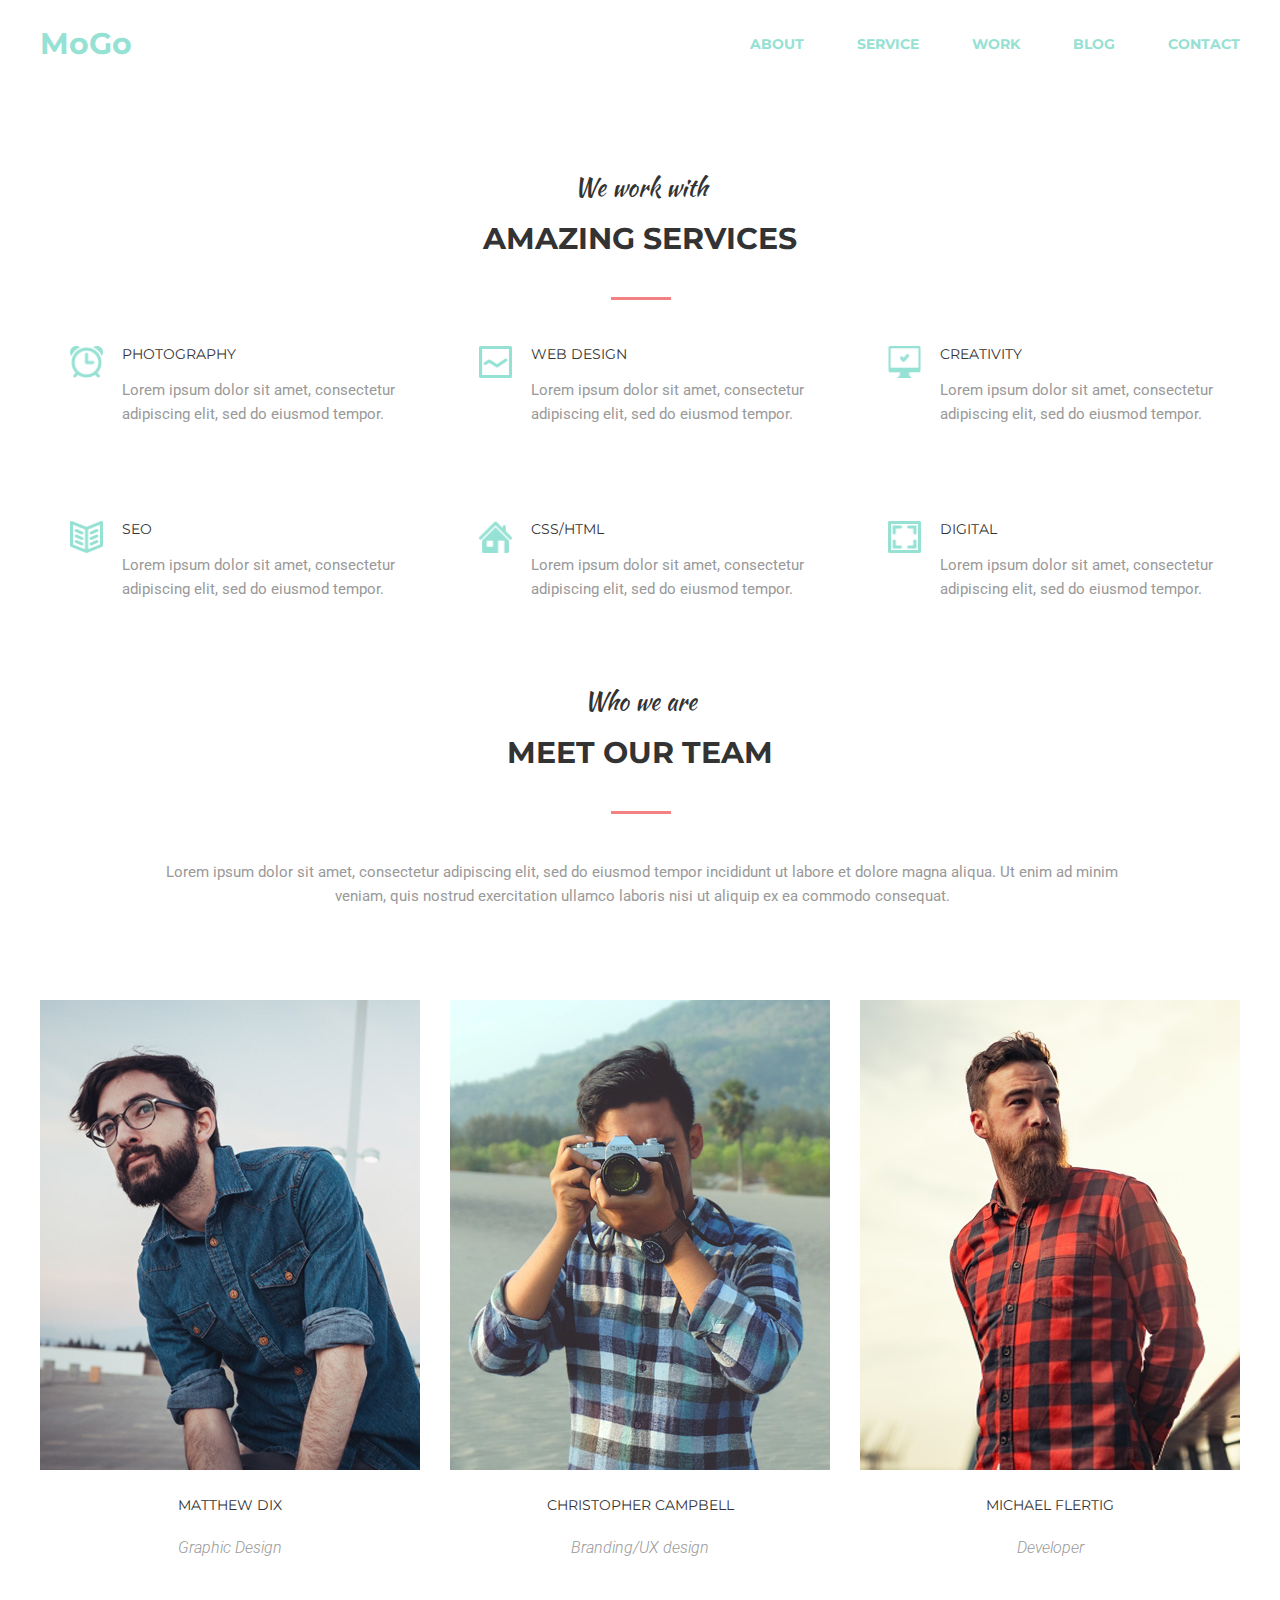
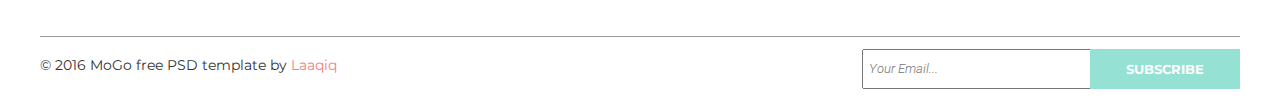
<file: Homework6/index.html>
<!DOCTYPE html>
<html lang="en">
<head>
    <meta charset="UTF-8">
    <meta name="viewport" content="width=device-width, initial-scale=1.0">
    <title>Homework6</title>
    <link href="https://fonts.googleapis.com/css2?family=Roboto:ital,wght@0,400;1,300&display=swap" rel="stylesheet">
    <link href="https://fonts.googleapis.com/css2?family=Montserrat:wght@400;700&display=swap" rel="stylesheet">
    <link href="https://fonts.googleapis.com/css2?family=Kaushan+Script&display=swap" rel="stylesheet">
    <link rel="stylesheet" href="css/reset.css">
    <link rel="stylesheet" href="css/style.css">
</head>
<body>
    <!-- START HEADER -->
    <header class="page__header container">
        <nav class="page__nav">
            <a class="site__logo" href="">MoGo
            </a>
            <ul class="site__nav-list">
                <li class="site__nav-item">
                    <a href="">About</a>
                </li>
                <li class="site__nav-item">
                    <a href="">Service</a>
                </li>
                <li class="site__nav-item">
                    <a href="">Work</a>
                </li>
                <li class="site__nav-item">
                    <a href="">Blog</a>
                </li>
                <li class="site__nav-item">
                    <a href="">Contact</a>
                </li>
            </ul>
        </nav>
    </header>
    <!--END HEADER-->

    <main>
    <!--START SERVICE-->
         <section class="service">
             <div class="container">
            <h2 class="service__tittle"><span>We work with</span>Amazing Services</h2>
            <ul class="service__list">
                <li class="service__item">
                    <div class="icon">                   
                     <img src="icons/ALARM.png" alt="" width="33px" height="32px">
                    </div>
                     <h3 class="service__name">Photography</h3>
                    <p class="service__about">Lorem ipsum dolor sit amet, consectetur adipiscing elit, sed do eiusmod tempor.</p>
                </li>
                <li class="service__item">
                    <div class="icon">                   
                     <img src="icons/LINE_GRAPH.png" alt="" width="33px" height="32px">
                    </div>
                     <h3 class="service__name">Web Design</h3>
                    <p class="service__about">Lorem ipsum dolor sit amet, consectetur adipiscing elit, sed do eiusmod tempor.</p>
                </li>
                <li class="service__item">
                    <div class="icon">                   
                     <img src="icons/COMPUTER _ OK.png" alt="" width="33px" height="32px">
                    </div>
                     <h3 class="service__name">Creativity</h3>
                    <p class="service__about">Lorem ipsum dolor sit amet, consectetur adipiscing elit, sed do eiusmod tempor.</p>  
                </li>
                <li class="service__item">
                    <div class="icon">                   
                     <img src="icons/BOOK 2.png" alt="" width="33px" height="32px">
                    </div>                  
                     <h3 class="service__name">Seo</h3>
                    <p class="service__about">Lorem ipsum dolor sit amet, consectetur adipiscing elit, sed do eiusmod tempor.</p>
                </li>
                <li class="service__item">
                    <div class="icon">                   
                     <img src="icons/HOME.png" alt="" width="33px" height="32px">
                    </div>
                     <h3 class="service__name">Css/Html</h3>
                    <p class="service__about">Lorem ipsum dolor sit amet, consectetur adipiscing elit, sed do eiusmod tempor.</p>
                </li>
                <li class="service__item">
                    <div class="icon">                   
                     <img src="icons/IMAGE.png" alt="" width="33px" height="32px">
                    </div>
                     <h3 class="service__name">Digital</h3>
                    <p class="service__about">Lorem ipsum dolor sit amet, consectetur adipiscing elit, sed do eiusmod tempor.</p>
                </li>
            </ul>
        </div>
        </section>
    <!--END SERVICE-->

        <!--START MEET OUR TEAM-->
        <section class="team">
            <div class="container">
            <h2 class="team__tittle"><span>Who we are</span>Meet our team</h2>
            <p class="team__tittle-about">Lorem ipsum dolor sit amet, consectetur adipiscing elit, sed do eiusmod tempor incididunt ut labore et dolore magna aliqua. Ut enim ad minim veniam, quis nostrud exercitation ullamco laboris nisi ut aliquip ex ea commodo consequat.</p>
            <ul class="team__list">
                <li class="team__item">
                  <div class="team__avatar-wrap">
                    <img class="team__avatar" src="img/Layer 16.jpg" alt="" width="380px" height="470px">
                        <div class="team__social-wrap">
                            <ul class="team__social-list">
                                <li class="team__social-item">
                                    <a class="team__social-link-facebook" href=""></a>
                                </li>
                                <li class="team__social-item">
                                    <a class="team__social-link-twitter" href=""></a>
                                </li>
                                <li class="team__social-item">
                                    <a class="team__social-link-pinterest" href=""></a>
                                </li>
                                <li class="team__social-item">
                                    <a class="team__social-link-instagram" href=""></a>
                                </li>
                            </ul>    
                        </div>
                  </div>             
                    <p class="team__item-name">Matthew Dix</p>
                    <p class="team__item-position">Graphic Design</p>
                </li>
                <li class="team__item">
                    <div class="team__avatar-wrap">
                        <img class="team__avatar" src="img/Layer 19.jpg" alt="" width="380px" height="470px">
                            <div class="team__social-wrap">
                                <ul class="team__social-list">
                                    <li class="team__social-item">
                                        <a class="team__social-link-facebook" href=""></a>
                                    </li>
                                    <li class="team__social-item">
                                        <a class="team__social-link-twitter" href=""></a>
                                    </li>
                                    <li class="team__social-item">
                                        <a class="team__social-link-pinterest" href=""></a>
                                    </li>
                                    <li class="team__social-item">
                                        <a class="team__social-link-instagram" href=""></a>
                                    </li>
                                    </li>
                                </ul>    
                            </div>
                      </div> 
                    <p class="team__item-name">Christopher Campbell</p>
                    <p class="team__item-position">Branding/UX design</p>
                </li>
                <li class="team__item">
                    <div class="team__avatar-wrap">
                        <img class="team__avatar" src="img/Layer 18.jpg" alt="" width="380px" height="470px">
                            <div class="team__social-wrap">
                                <ul class="team__social-list">
                                    <li class="team__social-item">
                                        <a class="team__social-link-facebook" href=""></a>
                                    </li>
                                    <li class="team__social-item">
                                        <a class="team__social-link-twitter" href=""></a>
                                    </li>
                                    <li class="team__social-item">
                                        <a class="team__social-link-pinterest" href=""></a>
                                    </li>
                                    <li class="team__social-item">
                                        <a class="team__social-link-instagram" href=""></a>
                                    </li>
                                </ul>    
                            </div>
                      </div> 
                    <p class="team__item-name">Michael Flertig</p>
                    <p class="team__item-position">Developer</p>
                </li>
            </ul>
        </div>
        </section>
    </main>
    <footer class="page__footer container">
        <div class="footer__content">
            <p> &copy; 2016 MoGo free PSD template by <span> Laaqiq</span> </p>
            <input class="input" type="text" placeholder=" Your Email...">
            <button class="button__subscribe" type="submit">Subscribe</button>
        </div>    
    </footer>
</body>
</html>
</file>
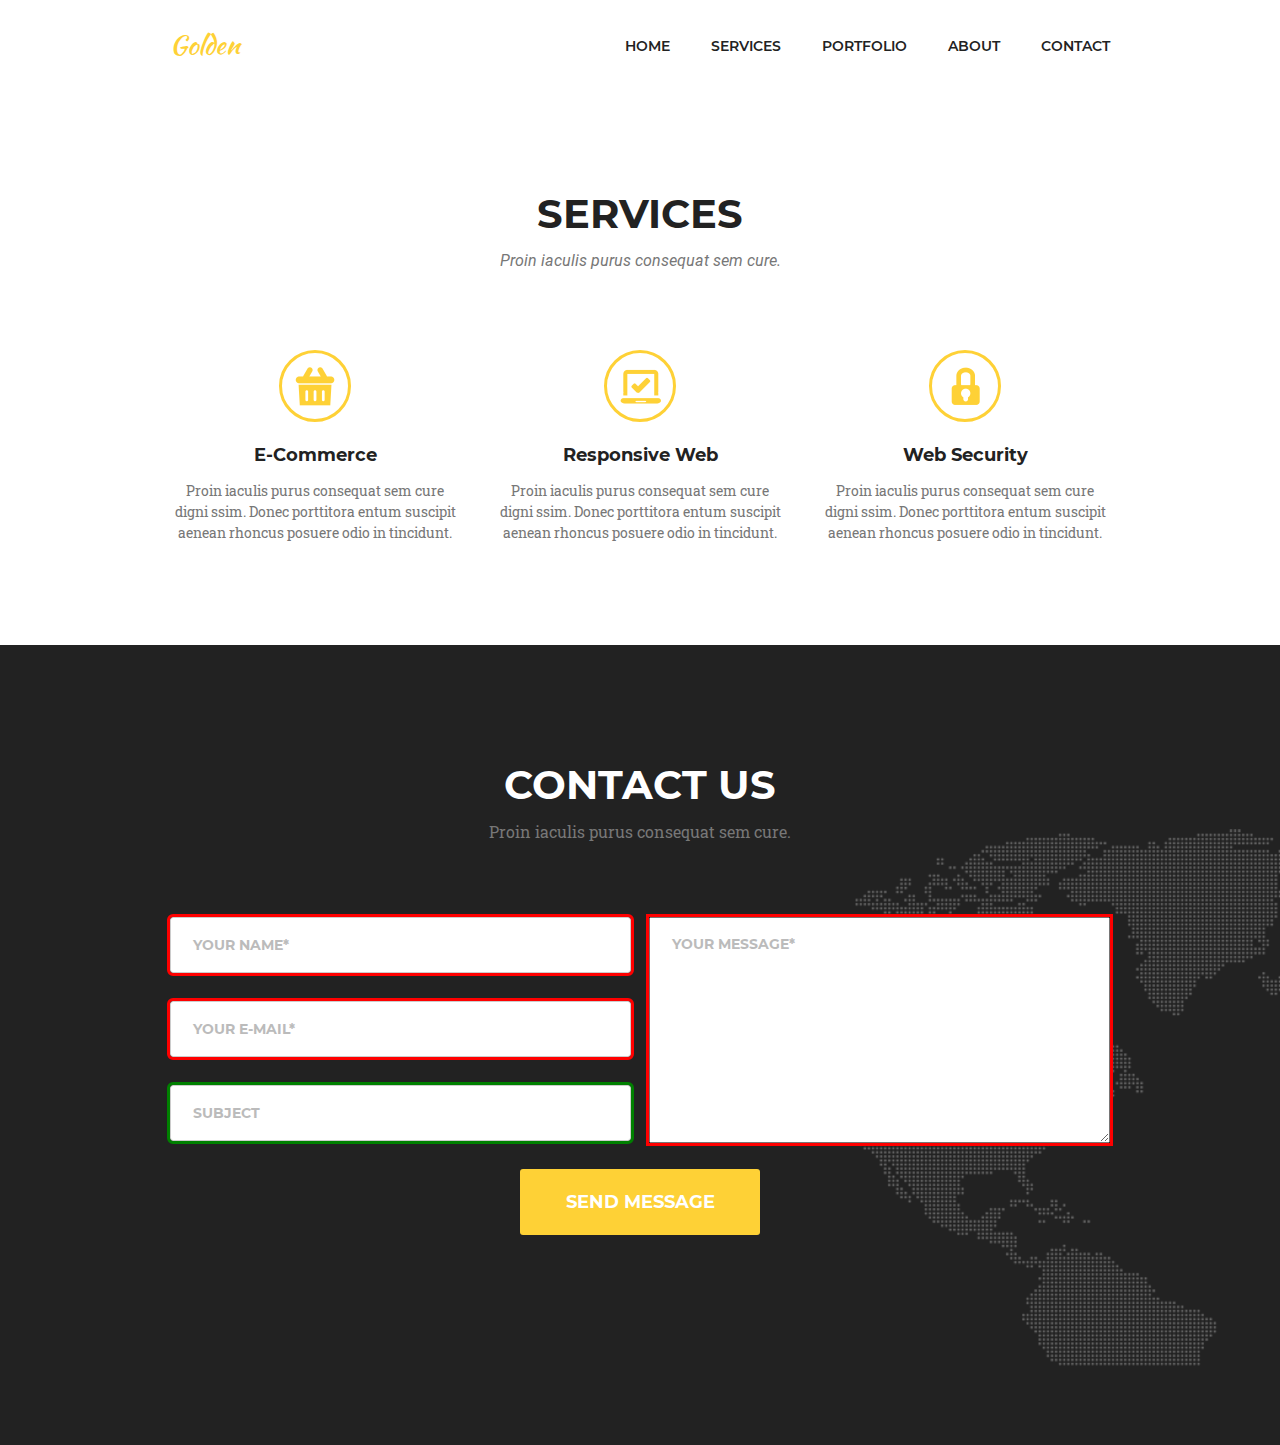
<file: Homework7/index.html>
<!DOCTYPE html>
<html lang="en">
<head>
    <meta charset="UTF-8">
    <meta name="viewport" content="width=device-width, initial-scale=1.0">
    <title>Homework7</title>
    <link rel="stylesheet" href="css/reset.css">
    <link rel="stylesheet" href="css/style.css">
</head>
<body>
    <!-- START Header -->
    <header class="page__header">
        <div class="container">
            <nav class="page__nav">
                <a class="site__logo" href="">Golden
                </a>
                <ul class="site__nav">
                    <li class="site__nav-item"><a href=""> Home</a></li>
                    <li class="site__nav-item"><a href=""> Services</a></li>
                    <li class="site__nav-item"><a href=""> Portfolio</a></li>
                    <li class="site__nav-item"><a href=""> About</a></li>
                    <li class="site__nav-item"><a href=""> Contact</a></li>
                </ul>
            </nav>
        </div>
    </header>
    <!-- END HEADER -->
    <main>
    <!-- START SERVICE -->
        <section class="service">
            <div class="container"> 
                <h2 class="service__tittle">Services</h2>
                <p class="service__about">Proin iaculis purus consequat sem cure.</p>
                <ul class="service__list">
                    <li class="service__item">
                        <h3 class="service__item-tittle">E-Commerce</h3>
                        <p class="service__item-about">Proin iaculis purus consequat sem cure digni ssim. Donec porttitora entum suscipit aenean rhoncus posuere odio in tincidunt.</p>  
                    </li>
                    <li class="service__item">
                        <h3 class="service__item-tittle">Responsive Web</h3>
                        <p class="service__item-about">Proin iaculis purus consequat sem cure digni ssim. Donec porttitora entum suscipit aenean rhoncus posuere odio in tincidunt.</p>  
                    </li>
                    <li class="service__item">
                        <h3 class="service__item-tittle">Web Security</h3>
                        <p class="service__item-about">Proin iaculis purus consequat sem cure digni ssim. Donec porttitora entum suscipit aenean rhoncus posuere odio in tincidunt.</p>  
                    </li>
                </ul>
            </div>
        </section>

        <section class="contact">
            <div class="container">
                <h2 class="contact__tittle">Contact Us</h2>
                <p class="contact__about">Proin iaculis purus consequat sem cure.</p>
                <div class="form">
                    <form class="send__message" action="#">
                        <div class="div">
                        <input type="text" placeholder="Your name*" name="name" required>
                        <input type="email" placeholder="Your E-mail*" name="email" required>
                        <input type="text" placeholder="Subject" name="subject">
                        </div>
                        <textarea class="message" name="message" placeholder="Your Message*" id="" cols="" rows="" required></textarea>
                        <button class="submit">Send Message</button>
                    </form>
                </div>
            </div>
        </section>
    </main>    
</body>
</html>
</file>
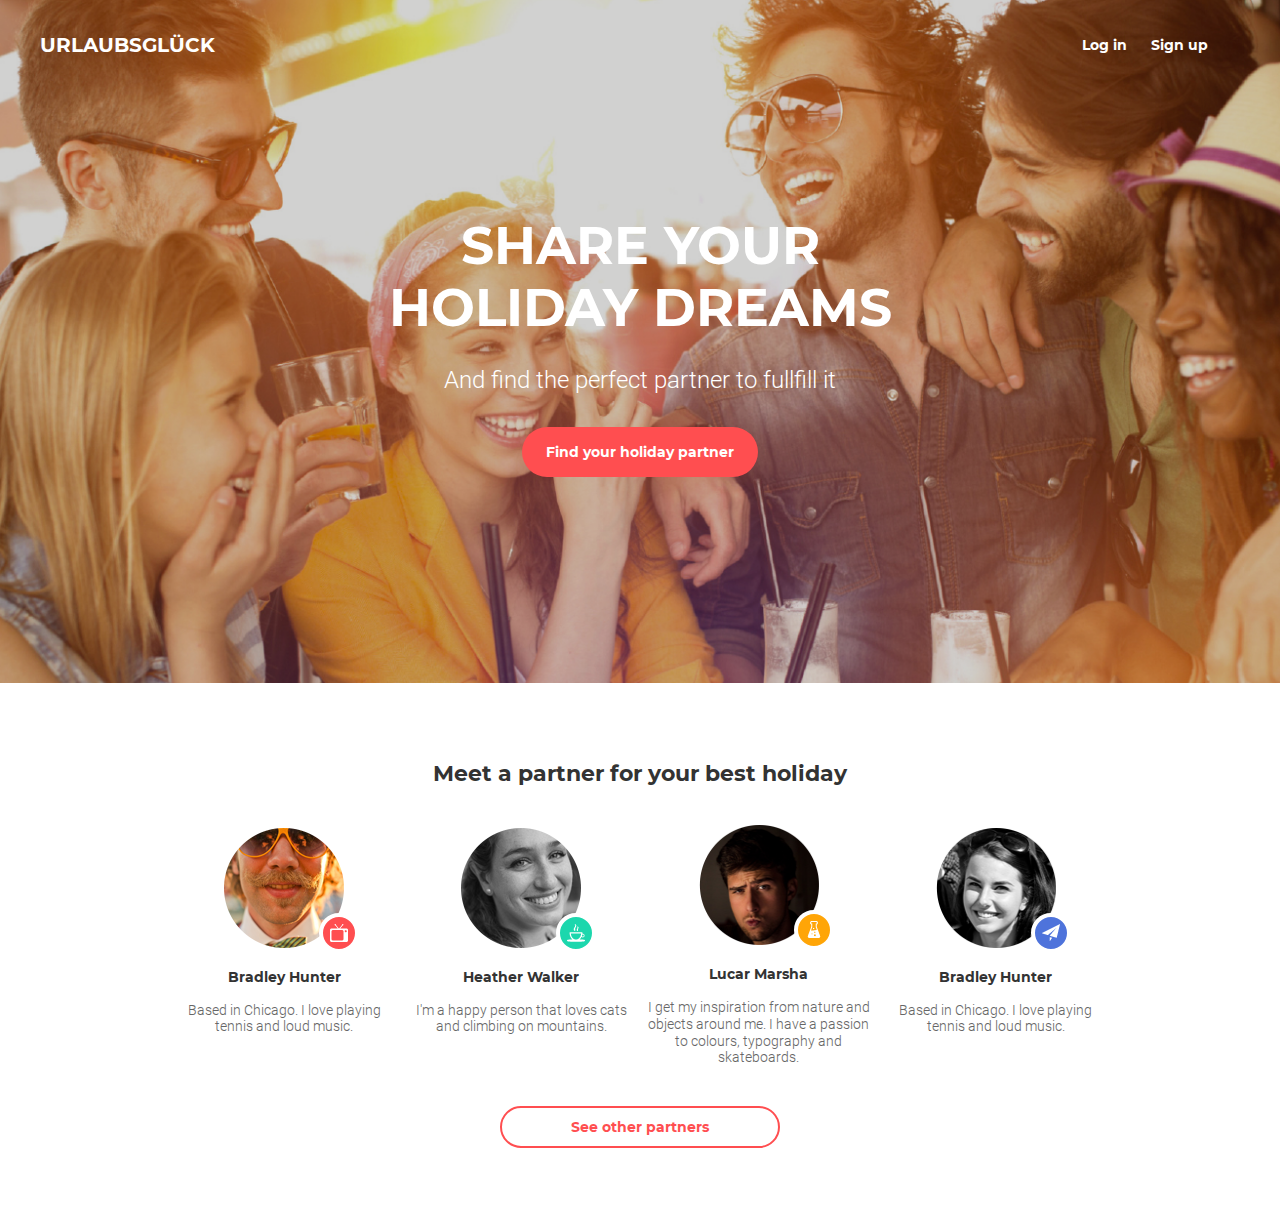
<file: Homework8/index.html>
<!DOCTYPE html>
<html lang="en">
<head>
    <meta charset="UTF-8">
    <meta name="viewport" content="width=device-width, initial-scale=1.0">
    <title>Homework8</title>
    <link rel="stylesheet" href="css/fonts.css">
    <link rel="stylesheet" href="css/reset.css">
    <link rel="stylesheet" href="css/style.css">
</head>
<body>
    <!-- START HEADER -->
    <header class="header">
        <div class="container">
            <div class="header__inner">
                <a class="logo" href="">URLAUBSGLÜCK</a>
                <ul class="header__inner-list">
                    <li class="header__inner-item">
                        <a class="item-link" href="">Log in</a>
                    </li>
                    <li class="header__inner-item">
                        <a class="item-link" href="">Sign up</a>
                    </li>
                </ul>
            </div>
        </div>
        <section class="after__header">
            <div class="container">
                <h2 class="after__header-tittle">Share Your Holiday Dreams</h2>
                <p class="after__header-sub-tittle">And find the perfect partner to fullfill it</p>
                <button class="after__header-button">Find your holiday partner</button>
            </div>
        </section>
    </header>
    <!-- END HEADER -->
    
    <!-- PARTNER -->
    <main>
        <section class="partner">
            <div class="container">
                <h2 class="partner__tittle">Meet a partner for your best holiday</h2>
                <ul class="partner__list">
                    <li class="partner__item">
                        <div class="avatar__tv">
                        <img src="img/Layer 6.png" alt="" width="120" height="120">
                        </div>
                        <h3 class="partner__item-name">Bradley Hunter</h3>
                        <p class="partner__about">Based in Chicago. I love playing tennis and loud music.</p>
                    </li>
                    <li class="partner__item">
                        <div class="avatar__colba">
                        <img src="img/Layer 8.png" alt="" width="120" height="120">
                        </div>
                        <h3 class="partner__item-name">Lucar Marsha</h3>
                        <p class="partner__about">I get my inspiration from nature and objects around me. I have a passion to colours, typography and skateboards.</p>
                    </li>
                    <li class="partner__item">
                        <div class="avatar__cup">
                        <img src="img/Layer 7.png" alt="" width="120" height="120">
                        </div>
                        <h3 class="partner__item-name">Heather Walker</h3>
                        <p class="partner__about">I'm a happy person that loves cats and climbing on mountains.</p>
                    </li>
                    <li class="partner__item">
                        <div class="avatar__telega">
                        <img src="img/Layer 9.png" alt="" width="120" height="120">
                        </div>
                        <h3 class="partner__item-name">Bradley Hunter</h3>
                        <p class="partner__about">Based in Chicago. I love playing tennis and loud music.</p>
                    </li>
                </ul>
                <button>See other partners</button>
            </div>
        </section>    
    </main>
</body>
</html>
</file>
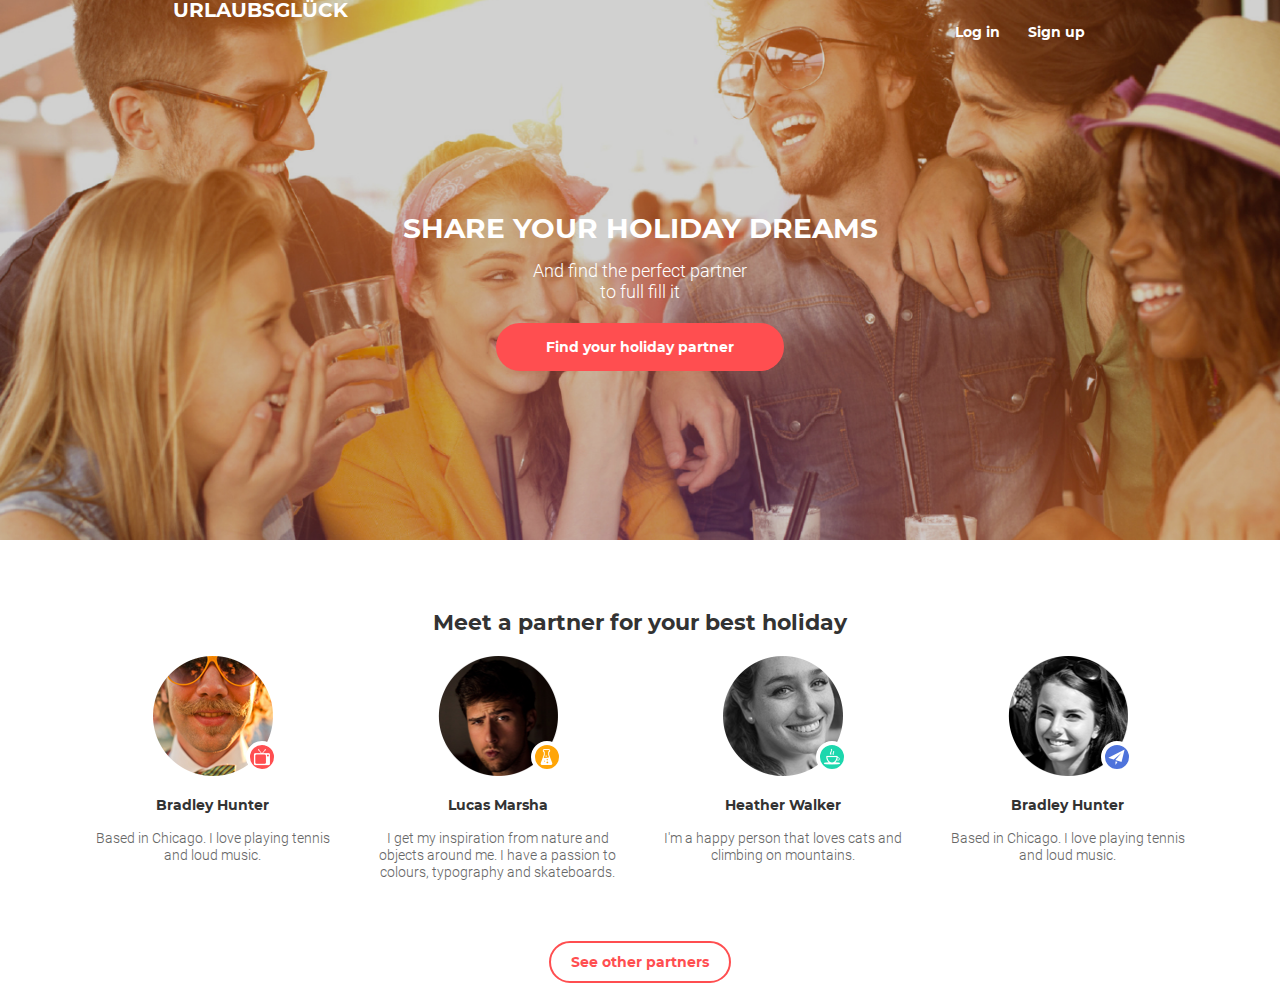
<file: homework9/index.html>
<!DOCTYPE html>
<html lang="en">
<head>
  <meta charset="UTF-8">
  <meta name="viewport" content="width=device-width, initial-scale=1.0">
  <title>Homework9</title>
  <link rel="stylesheet" href="css/fonts.css">
  <link rel="stylesheet" href="css/reset.css">
  <link rel="stylesheet" href="css/bootstrap-grid.css">
  <link rel="stylesheet" href="css/style.css">
</head>
<body>
  <!-- START HEADER -->
  <div class="cover">
  <div class="container my_cont header">
        <div class="row my_row_header flex-reverse">
          <div class="col-12 col-md-4 my_col">
            <a class="logo" href="">URLAUBSGLÜCK</a>
          </div>
            <div class="col-12 col-md-4 my_col my_col_header">
                      <a class="item_link" href="">Log in</a>
                      <a class="item_link" href="">Sign up</a>
            </div>
        </div>
<!-- HOLIDAY -->
        <div class="row my_row">
            <div class="col-12 col-md-8 my_col">
                  <h2 class="after_header_title">Share Your Holiday Dreams</h2>
                  <p class="after_header_sub_title">And find the perfect partner to full fill it</p>
                <button class="find_holiday">Find your holiday partner</button>
              </div>
              </div>
            </div>
          </div>
    <!-- Partner -->
    <div class="container">
        <div class="row my_row">
          <div class="col-12 my_col">
            <h2 class="partner_title">Meet a partner for your best holiday</h2>
          </div>
        </div>
          <div class="row my_row">
              <div class="col_item col-12 col-md-5 col-lg-3 my_col">
                    <div class="avatar_tv">
                        <img src="img/Layer 6.png" alt="" width="120" height="120">
                      </div>
                  <p class="partner_name">Bradley Hunter</p>
                  <p class="partner_about">Based in Chicago. I love playing tennis and loud music.</p>
              </div>
              <div class="col_item col-12 col-md-5 col-lg-3 my_col">
                      <div class="avatar_colb">
                        <img src="img/Layer 8.png" alt="" width="120" height="120">
                      </div>
                      <p class="partner_name">Lucas Marsha</p>
                       <p class="partner_about">I get my inspiration from nature and objects around me. I have a passion to colours, typography and skateboards.</p>
                      </div>
                      <div class="col_item col-12 col-md-5 col-lg-3 my_col">
                      <div class="avatar_cup">
                          <img src="img/Layer 7.png" alt="" width="120" height="120">
                      </div>
                      <p class="partner_name">Heather Walker</p>
                      <p class="partner_about">I'm a happy person that loves cats and climbing on mountains.</p>
                    </div>
                    <div class="col_item col-12 col-md-5 col-lg-3 my_col">
                      <div class="avatar_letter">
                          <img src="img/Layer 9.png" alt="" width="120" height="120">
                      </div>
                      <p class="partner_name">Bradley Hunter</p>
                      <p class="partner_about">Based in Chicago. I love playing tennis and loud music.</p>
                    </div>    
      </div>
    </div>
    <div class="row my_row">
      <div class="col-12 my_col">
        <button class="see_other">See other partners</button>
      </div>
    </div>
</body>
</html>
</file>
<file: homework10/css/fonts.css>
@font-face {
    font-family: "Montserrat__Regular";
    src: url("../fonts/Montserrat-Regular.woff");
    font-weight: normal;
    font-style: normal;
}

@font-face {
    font-family: "Montserrat__SemiBold";
    src: url("../fonts/Montserrat-SemiBold.woff");
    font-weight: normal;
    font-style: normal;
}

@font-face {
    font-family: "Montserrat__Bold";
    src: url("../fonts/Montserrat-Bold.woff");
    font-weight: normal;
    font-style: normal;
}

@font-face {
    font-family: "Roboto__Regular";
    src: url("../fonts/Roboto-Regular.woff");
    font-weight: normal;
    font-style: normal;
}

@font-face {
    font-family: "Roboto__LightItalic";
    src: url("../fonts/Roboto-LightItalic.woff");
    font-weight: normal;
    font-style: italic;
}

@font-face {
    font-family: "KaushanScript__Regular";
    src: url("../fonts/KaushanScript-Regular.woff");
    font-weight: normal;
    font-style: normal;
}
</file>
<file: homework10/css/style.css>
:root {
    --color_white: #ffffff;
    --color_yellow: #fce38a;
    --color_black: #333333;
    --color_coral: #f38181;
    --color_lightgray: #cccccc;
    --color_gray: #999999;
    --color_seagreen: #95e1d3;
}

.container {
    width: 1201px;
    margin: 0 auto;
}

.link {
    color: var(--color_white);
    text-decoration: none;
}

.list {
    list-style: none;
    padding: 0;
    margin: 0;
}

.about {
    font-family: "Roboto__Regular", "Arial", sans-serif;
    color: var(--color_gray);
    font-size: 15px;
    line-height: 24px;
    text-align: center;
    margin: 0 auto;
}

.section__title {
    color: var(--color_black);
    font-family: "Montserrat__Bold", "Arial", sans-serif;
    font-size: 30px;
    line-height: 1.2;
    font-weight: 700;
    text-transform: uppercase;
    text-align: center;
    padding: 0;
    margin: 0;
    margin-bottom: 45px;
}

.section__title::after {
    display: block;
    content: "";
    background-color: var(--color_coral);
    height: 3px;
    width: 60px;
    margin: 35px 570px 0;
}

.section__span-title {
    display: block;
    font-family: "KaushanScript__Regular", "Arial", sans-serif;
    color: var(--color_black);
    font-weight: 400;
    font-size: 24px;
    text-transform: initial;
    line-height: 1.2;
    padding-bottom: 14px;
}

.header {
    background-image: url("../img/Layer15.jpg");
    background-position: 50% 0;
    background-repeat: no-repeat;
}

.cover {
    display: block;
    width: 100%;
    height: 100%;
    background-image: linear-gradient(to top, rgba(252, 227, 138, 0.9), rgba(243, 129, 129, 0.9));
}

.nav {
    display: flex;
    justify-content: space-between;
    height: 60px;
    padding-bottom: 160px;
}

.nav__logo {
    font-family: "Montserrat__Bold", "Arial", sans-serif;
    font-size: 30px;
    padding-left: 2px;
    align-self: center;
    line-height: 1.2;
}

.nav__list {
    display: flex;
    justify-content: space-between;
    align-self: flex-end;
    width: 620px;

}

.nav__link {
    font-family: "Montserrat__SemiBold", "Arial", sans-serif;
    font-size: 14px;
    line-height: 1.2;
    text-transform: uppercase;
    transition: 0.2s;
}

.nav__link:hover {
    color: var(--color_yellow);
}

.nav__link::after {
    background-color: transparent;
    display: block;
    content: "";
    height: 3px;
    width: 100%;
    margin-top: 10px;
    transition: 0.2s;
}

.nav__link:hover::after {
    background-color: var(--color_yellow);
}

.nav__linka {
    fill: var(--color_white);
}

.nav__linka:hover {
    fill: var(--color_yellow);
}

/* WELCOME */

.section__welcome {
    padding-bottom: 220px;
}

.section__title--welcome {
    color: var(--color_white);
    font-size: 150px;
    line-height: 140px;
    width: 820px;
    margin: 0 auto;
    margin-bottom: 100px;
}

.section__title--welcome::after {
    display: none;
}

.section__span-welcome {
    color: var(--color_white);
    font-size: 72px;
    padding-bottom: 42px;
}

.section__btn {
    display: flex;
    font-family: "Montserrat__Bold", "Arial", sans-serif;
    color: var(--color_white);
    font-weight: 700;
    background-color: transparent;
    font-size: 14px;
    line-height: 1.2;
    text-transform: uppercase;
    border: 3px solid var(--color_white);
    padding: 12px 30px;
    margin: 0 auto;
    cursor: pointer;
}

.section__btn:hover {
    background-color: var(--color_coral);
}

/* SERVICE */

.section {
    margin-bottom: 90px;
}

.section__list {
    display: flex;
    justify-content: space-between;
    flex-wrap: wrap;
}

.section__item--service {
    position: relative;
    padding-left: 82px;
    margin-bottom: 100px;
}

.section__item:nth-last-child(-n + 3) {
    margin-bottom: 0;
}

.section__icon {
    position: absolute;
    top: 0;
    left: 30px;
}

.section__item-title {
    font-family: "Montserrat__SemiBold", "Arial", sans-serif;
    color: var(--color_black);
    font-weight: 500;
    font-size: 14px;
    line-height: 1.2;
    text-transform: uppercase;
    margin: 0;
    margin-bottom: 10px;
}

.section__item-about {
    text-align: left;
    margin: 0;
    width: 300px;
}

/* TEAM */

.section__about {
    width: 980px;
    margin-bottom: 90px;
}

.section__list--team {
    display: flex;
    justify-content: space-between;
}

.section__item--team {
    width: 380px; 
}

.section__item-avatar-wrap {
    position: relative;
    box-shadow: 0 0 0 #95e1d3;
    transition: 0.2s;
}

.section__item-avatar-wrap:hover {
    transform: translate(-10px, -10px);
    box-shadow: 10px 10px #95e1d3;
}

.section__item-avatar {
    display: block;
    width: 100%;
}

.section__social-wrap {
    position: absolute;
    top: 0;
    left: 0;
    width: 100%;
    height: 100%;
    display: flex;
    justify-content: center;
    align-items: center;
    background-image: linear-gradient(to top, rgba(252, 227, 138, 0.9), rgba(243, 129, 129, 0.9));
    opacity: 0;
    transition: 0.2s;
}

.section__social-list {
    display: flex;
}

.section__social-item {
    margin-right: 1px;
    background-color: var(--color_yellow);
}

.section__social-item:last-child {
    margin-right: 0;
}

.section__social-link {
    width: 56px;
    height: 56px;
    display: flex;
    justify-content: center;
    align-items: center;
    fill: var(--color_coral);
    transition: 0.35s;
}

.section__social-link:hover {
    background-color: var(--color_coral);
    fill: var(--color_white);
}

.section__social-wrap:hover {
    opacity: 1;
}

.section__item-name {
    font-family: "Montserrat__SemiBold", "Arial", sans-serif;
    font-weight: 600;
    color: var(--color_black);
    font-size: 14px;
    line-height: 1.2;
    text-transform: uppercase;
    text-align: center;
    margin: 0;
    padding-top: 20px;
    padding-bottom: 10px;
}

.section__item-position {
    font-family: "Roboto__LightItalic", "Arial", sans-serif;
}
/* FOOTER */

.footer__content {
    border-top: 1px solid var(--color_lightgray);
    height: 64px;
    display: flex;
    position: relative;
}

.footer p {
    color: #333333;
    font-family: "Monserrat__SemiBold", "Arial", sans-serif;
    font-weight: 600;
    font-size: 14px;
    line-height: 1.2;
    margin: 0;
    padding-top: 30px;
}

.footer span {
    color: #f38181;
}

.input {
    font-family: "Roboto__LightItalic", "Arial", sans-serif;
    font-weight: 300;
    position: absolute;
    border: 1px solid var(--color_lightgray);
    top: 12px;
    right: 149px;
    width: 229px;
    height: 32px;
}

.input::placeholder {
    font-family: "Roboto__LightItalic", "Arial", sans-serif;
    font-weight: 300;
    color: var(--color_lightgray);
}

.button__subscribe {
    font-family: "Montserrat__Bold", "Arial", sans-serif;
    font-weight: 700;
    text-transform: uppercase;
    border: none;
    background-color: #95e1d3;
    color: #ffffff;
    position: absolute;
    top: 12px;
    right: 0;
    width: 150px;
    height: 36px;
    cursor: pointer;
}
</file>
<file: Homework5/css/style.css>
html {
    box-sizing: border-box;
    }
    
    *,
    *::before,
    *::after {
    box-sizing: inherit;
    }

    main {
        background-color: #e9f0fd;
    }

    .clearfix::after {
        content: "";
        display: block;
        clear: both;
    }

    .container {
        width: 1110px;
        margin: 0 auto;
    }

    .page__header {
        padding-top: 34px;
        padding-bottom: 45px;
    }

    .header__logo {
        float: left;
        color: #555252;
        font-family: 'Roboto', Helvetica, sans-serif;
        font-size: 30px;
        line-height: 1;
        text-transform: uppercase;
        text-decoration: none;
    }
    
    .header__logo::first-letter {
        color: #1abc9c;
        font-weight: 700;
    }

    .page__nav {
        float: right;
    }

    .site__logo {
        display: inline-block;
    }
    
    .site__nav {
        font-family: "Open Sans", "Helvetica", sans-serif;
        min-width: 490px;
        font-size: 14px;
        margin-top: 5px;
    }


    .site__nav li {
        float: left;
        margin-right: 30px;
    }

    .site__nav li:last-child {
        margin-right: 0;
    }

    .site__nav a {
        display: block;
        font-weight: 700;
        color: #0f0101;
        line-height: 11px;
        text-decoration: none;
        text-transform: uppercase;
    }


    .site__nav a:hover {
        color: #1abc97;
    }

   .slider {
        height: 600px;
        position: relative;
   }

   .slider__cover {
       display: block;
       position: absolute;
       width: 100%;
       height: 100%;
       background-image: url('../img/students.jpg');
       background-size: cover;
       background-position: top center;
       top: 0;
       left: 0;
   }

  .slider__cover__opacity {
        background-color: rgba(0, 0, 2, 0.52);
        width: 100%;
        height: 100%;
        position: absolute;
        top: 0;
        left: 0;   
  }

  .slider__cover__container {
      position: relative;
      width: 1170px;
      height: 100%;
      margin: 0 auto;
  }

  .button__prev {
      position: absolute;
      background-color: #1abc9c;
      border: none;
      width: 105px;
      height: 105px;
      top: 225px;
      left: 30px;
  }

  .fa-chevron-left{
      position: absolute;
      height: 40px;
      top: 31px;
      transform: translateX(-50%);
  }

  .button__next {
      position: absolute;
      background-color: #1abc9c;
      border: none;
      width: 105px;
      height: 105px;
      top: 225px;
      right: 30px;
  }

  .fa-chevron-right {
      position: absolute;
      height: 40px;
      top: 31px;
      transform: translateX(-50%);
  }

  .slider__text {
      font-family: "Roboto", "Helvetica", sans-serif;
      position: absolute;
      top: 202px;
      left: 210px;
      
  }

  .slider__tittle {
      color: #ffffff;
      font-size: 60px;
      line-height: 82px;
      font-weight: 900;
      text-transform: uppercase;
  }

  .slider__desc {
      color: #ffffff;
      font-size: 24px;
      line-height: 54px;
      font-weight: 300;
      text-transform: uppercase;
  }

    .collection {
       font-family: "Roboto", "Helvetica", sans-serif;
       padding-top: 94px;
       padding-bottom: 100px;
   }

   .collection h2 {
       color: #515151;
       font-size: 48px;
       line-height: 34px;
       font-weight: 900;
       text-transform: uppercase;
       text-align: center;
       margin-bottom: 110px;
   }

   .collection h2::after {
       display: table;
       content: "";
       background-color: #1abc9a;
       width: 164px;
       height: 7px;
       margin: 32px 503px 0;
   }

   .collection__list {
       width: 1110px;
       font-size: 18px;
   }

   .collection__item {
       float: left;
       margin-right: 30px;
       margin-bottom: 0;  
   }

   .collection__item:nth-child(4n) {
    margin-right: 0;
}

.collection__item:nth-last-child(- n + 4) {
   margin-bottom: 0;  
}

   .collection__item button {
    text-decoration: none;
   }

   .card__content {
       position: relative;
   }

   .card__background {
       position: absolute;
       background-color: rgba(0, 0, 0, 0.55);
       width: 235px;
       height: 260px;
       top: 10px;
       left: 10px;
       opacity: 0;  
   }

   .collection__item:hover .card__background {
       opacity: 1;
       cursor: pointer;
   }

   .icons button:hover {
       background-color: #1abc9c;
   }

   .icons__basket button:hover {
       background-color: #1abc9c;
   }

   
   .collection__item:hover .collection__desc {
        background-color: #1abc9c;
   }

   .icons {
       position: absolute;
       top: 80px;
       left: 35px;
       font-size: 0;
   }

   .icons li {
       display: inline-block;
       margin-right: 8px;
   }

   .icons button {
       background-color: transparent;
       display: block;
       border: 2px solid #ffffff;
       width: 50px;
       height: 50px;
   }

   .fa-heart {
       position: absolute;
       height: 24px;
       top: 14px;
       transform: translateX(-50%);
   }

   .fa-random {
       position: absolute;
       height: 24px;
       top: 14px;
       transform: translateX(-50%);
   }

   .fa-clock {
       position: absolute;
       height: 24px;
       top: 14px;
       transform: translateX(-50%);
   }

   .fa-shopping-cart {
       position: absolute;
       height: 24px;
       top: 14px;
       transform: translateX(-260%);
   }

   .icons__basket {
       font-family: "Open Sans", "Helvetica", sans-serif;
       position: absolute;
       bottom: 75px;
       left: 35px;
   }

   .icons__basket button {
       background-color: #323232;
       color: #ffffff;
       display: block;
       border: 2px solid #ffffff;
       width: 166px;
       height: 50px;
       text-decoration: none;
   }

   .icons__basket p {
       font-size: 14px;
       font-weight: 400;
       padding-top: 5px;
       padding-left: 40px;
       text-transform: uppercase;
   }

   .collection__cover {
       display: block;
       width: 100%;
   }

   .collection__desc {
    display: block;
    background-color: #323232;
    color: #ffffff;
    font-weight: 900;
    line-height: 41px;
    text-transform: uppercase;
   }

   .collection__name {
    float: left;
    padding-left: 15px;
   }

   .collection__price {
    float: right;
    height: 100%;
    padding-left: 15px;
    padding-right: 15px;
    background-color: rgba(255, 255, 255, 0.4);
   }

   .page__footer {
    font-family: "Open Sans", "Helvetica", sans-serif;
    background-color: #323232;  
    text-align: center;
    padding-top: 35px;
    padding-bottom: 30px;
   }

   .white {
    font-size: 16px;
    line-height: 28px;
    font-weight: 400;
    color: #fefefe;
   }

   .green {
    font-size: 16px;
    line-height: 28px;
    font-weight: 400;
    color: #46bfa9;
   }
</file>
<file: Homework6/css/style.css>
html {
    box-sizing: border-box;
}
    
    *,
    *::before,
    *::after {
    box-sizing: inherit;
}

:root {
    --font_montserrat: "Montserrat", "Helvetica", sans-serif;
    --font_roboto: "Roboto", "Helvetica", sans-serif;
    --font_kaushan: "Kaushan Script", "Helvetica", cursive;
}

.container {
    width: 1200px;
    margin: 0 auto;
}

.page__header {
    font-family: var(--font_montserrat);
    padding-top: 26px;
    padding-bottom: 112px;
}

.page__nav {
    display: flex;
    justify-content: space-between;
    flex-wrap: wrap;
    align-items: center;
}

.site__logo {
    color: #95e1d3;
    font-size: 30px;
    line-height: 1.2;
    font-weight: 700;
    text-decoration: none;
}


.site__nav-list {
    display: flex;
    justify-content: space-between;
    font-size: 14px;
    min-width: 490px;
    height: 15px;
}

.site__nav-item {
    font-weight: 700;
}

.site__nav-item a {
    color: #95e1d3;
    text-transform: uppercase;
    text-decoration: none;
    transition: 0.2s;
}

.site__nav-item a:hover {
    color: #f38181;
}

.site__nav-item a:hover::after {
    display: table;
    content: "";
    background-color: #f38181;
    width: 100%;
    height: 3px;
    margin-top: 8px;
    transition: 0.2s;
}

.service {
    padding-bottom: 92px;
}

.service__tittle {
    color: #333333;
    font-family: var(--font_montserrat);
    font-weight: 700;
    font-size: 30px;
    line-height: 1.2;
    text-transform: uppercase;
    text-align: center;
    margin-bottom: 46px;
}

.service span {
    display: block;
    color: #333333;
    font-family: var(--font_kaushan);
    font-weight: 400;
    font-size: 24px;
    line-height: 1.2;
    padding-bottom: 18px; 
    text-align: center;
    text-transform: none;
}

.service__tittle::after{
    display: block;
    content: "";
    background-color: #f38181;
    width: 60px;
    height: 3px;
    margin-left: 571px;
    margin-top: 40px;
}

.service__list {
    display: flex;
    flex-wrap: wrap;
    justify-content: space-between;
}

.service__item {
    position: relative;
    width: 382px;
    min-height: 75px;
    padding-left: 82px;
    margin-bottom: 100px;
}

.service__item:nth-last-child(-n + 3) {
    margin-bottom: 0;
}

.icon {
    position: absolute;
    left: 30px;
    top: 0;
}

.service__name {
    color: #333333;
    font-family: var(--font_montserrat);
    font-weight: 400;
    font-size: 14px;
    line-height: 1.2;
    text-transform: uppercase;
    position: absolute;
    width: 300px;
}

.service__about {
    color: #999999;
    font-family: var(--font_roboto);
    font-weight: 400;
    font-size: 15px;
    line-height: 24px;
    position: absolute;
    top: 32px;
    width: 300px;
}

.team {
    padding-bottom: 80px;
}

.team__tittle {
    color: #333333;
    font-family: var(--font_montserrat);
    font-weight: 700;
    font-size: 30px;
    line-height: 1.2;
    text-transform: uppercase;
    text-align: center;
    margin-bottom: 46px;
}

.team span {
    display: block;
    color: #333333;
    font-family: var(--font_kaushan);
    font-weight: 400;
    font-size: 24px;
    line-height: 1.2;
    padding-bottom: 18px; 
    text-align: center;
    text-transform: none;
}

.team__tittle::after {
    display: block;
    content: "";
    background-color: #f38181;
    width: 60px;
    height: 3px;
    margin-left: 571px;
    margin-top: 40px;
}

.team__tittle-about {
    color: #999999;
    font-family: var(--font_roboto);
    font-weight: 400;
    font-size: 15px;
    line-height: 24px;
    width: 980px;
    margin-left: 112px;
    text-align: center;
    margin-bottom: 92px;
}

.team__list {
    display: flex;
    justify-content: space-between;
}

.team__item {
    width: 380px;
}

.team__avatar-wrap {
    position: relative;
    box-shadow: 0 0 0 #95e1d3;
    transition: 0.2s;
}

.team__item:hover .team__avatar-wrap {
    transform: translate(-10px, -10px);
    box-shadow: 10px 10px #95e1d3;
}

.team__avatar {
    display: block;
    width: 100%;
}

.team__social-wrap {
    position: absolute;
    top: 0;
    left: 0;
    display: flex;
    justify-content: center;
    align-items: center;
    width: 100%;
    height: 100%;
    opacity: 0;
    transition: 0.2s 0.2s;
    background-image: linear-gradient(to bottom, rgba(252, 227, 138, 0.9), rgba(243, 129, 129, 0.9));
}

.team__item:hover .team__social-wrap {
    opacity: 1;
}

.team__social-list {
    display: flex;
    max-width: 90%;
}

.team__social-item {
    display: flex;
    justify-content: center;
    align-items: center;
    background-color: #fce38a;
    
    margin-right: 1px;
}

.team__social-link-facebook {
    background-image: url("../icons/facebook.png");
    background-repeat: no-repeat;
    background-position: center;
    width: 55px;
    height: 56px;
}

.team__social-link-twitter {
    background-image: url("../icons/twitter.png");
    background-repeat: no-repeat;
    background-position: center;
    width: 55px;
    height: 56px;
}

.team__social-link-pinterest {
    background-image: url("../icons/pinterest.png");
    background-repeat: no-repeat;
    background-position: center;
    width: 55px;
    height: 56px;
}

.team__social-link-instagram {
    background-image: url("../icons/instagram.png");
    background-repeat: no-repeat;
    background-position: center;
    width: 55px;
    height: 56px;
}

.team__social-item:last-child {
    margin-right: 0;
}

.team__social-item:hover {
    background-color: #95e1d3;
}

.team__social-link {
    width: 55px;
    height: 56px;
}

.team__item-name {
    color: #333333;
    font-family: var(--font_montserrat);
    font-weight: 400;
    font-size: 14px;
    line-height: 5;
    text-transform: uppercase;
    text-align: center;
}

.team__item-position {
    color: #999999;
    font-family: var(--font_roboto);
    font-weight: 300;
    font-style: italic;
    text-align: center;
    
}

.footer__content {
    height: 64px;
    border-top: 1px solid #999999;
    display: flex;
    position: relative;
}

.page__footer p {
    color: #333333;
    font-family: var(--font_montserrat);
    font-weight: 400;
    font-size: 14px;
    line-height: 1.2;
    padding-top: 20px;
}

.page__footer span {
    color: #f38181;
}

.input {
    font-family: var(--font_roboto);
    font-weight: 300;
    font-style: italic;
    position: absolute;
    color: #cccccc;
    top: 12px;
    right: 149px;
    width: 229px;
    height: 40px;
}

.button__subscribe {
    font-family: var(--font_montserrat);
    font-weight: 700;
    text-transform: uppercase;
    border: none;
    background-color: #95e1d3;
    color: #ffffff;
    position: absolute;
    top: 12px;
    right: 0;
    width: 150px;
    height: 40px;
}
</file>
<file: Homework7/css/style.css>
@font-face {
    font-family: "Montserrat__Bold";
    src: url("../fonts/montserrat/Montserrat-Bold.woff"),
         url("../fonts/montserrat/Montserrat-Bold.woff2");
    font-weight: normal;
    font-style: normal;
}

@font-face {
    font-family: "Montserrat__Semi-Bold";
    src: url("../fonts/montserrat/Montserrat-SemiBold.woff"),
         url("../fonts/montserrat/Montserrat-SemiBold.woff2");
    font-weight: normal;
    font-style: normal;
}

@font-face {
    font-family: "RobotoSlab__Regular";
    src: url("../fonts/robotos/RobotoSlab-Regular.woff"),
         url("../fonts/robotos/RobotoSlab-Regular.woff2");
    font-weight: normal;
    font-style: normal;
}

@font-face {
    font-family: "Roboto__Italic";
    src: url("../fonts/roboto/Roboto-Italic.woff"),
         url("../fonts/roboto/Roboto-Italic.woff2");
    font-weight: normal;
    font-style: italic;
}

@font-face {
    font-family: "KaushanScript";
    src: url("../fonts/kaushan/KaushanScript-Regular.woff"),
         url("../fonts/kaushan/KaushanScript-Regular.woff2");
    font-weight: normal;
    font-style: italic;
}

:root {
    --color__yellow: #fed136;
    --color__black: #222222;
    --color__white: #ffffff;
    --color__grey: #777777;
    --color__white-grey: #bbbbbb;
}

.container {
    width: 940px;
    margin: 0 auto;
}

.page__header {
    padding-top: 25px;
    padding-bottom: 110px;
}

.page__nav {
    display: flex;
    justify-content: space-between;
}

.site__nav {
    display: flex;
    justify-content: space-between;
    align-items: center;
    min-width: 485px;
}

.site__logo {
    font-family: "KaushanScript", "Helvetica", sans-serif;
    color: var(--color__yellow);
    font-size: 26px;
    line-height: 41px;
    text-decoration: none;
}

.site__nav a {
    font-family: "Montserrat__Semi-Bold", "Arial", sans-serif;
    color: var(--color__black);
    font-size: 14px;
    text-decoration: none;
    text-transform: uppercase;
    font-weight: 600;
}

.site__nav-item a:hover {
    color: var(--color__yellow);
}

.service {
    padding-bottom: 102px;
}

.service__tittle {
    font-family: "Montserrat__Bold", "Arial", sans-serif;
    color: var(--color__black);
    font-size: 40px;
    line-height: 75px;
    text-transform: uppercase;
    text-align: center;
}

.service__about {
    font-family: "Roboto__Italic", "Arial", sans-serif;
    color: var(--color__grey);
    font-size: 16px;
    line-height: 1.2;
    text-align: center;
    margin-bottom: 80px;
}

.service__list {
    display: flex;
    justify-content: space-between;
}

.service__item {
    width: 290px;
    text-align: center;
}

.service__item::before {
    display: flex;
    content: "";
    margin: 0 auto;
    background-color: transparent;
    width: 66px;
    height: 66px;
    border: 3px solid var(--color__yellow);
    border-radius: 100%;
    background-image: url("../icons/Icon-Basket.png");
    background-repeat: no-repeat;
    background-position: center;
}

.service__item:nth-child(2n)::before {
    background-image: url("../icons/Icon-Laptop.png");
}

.service__item:nth-child(3n)::before {
    background-image: url("../icons/Icon-Locked.png");
}

.service__item-tittle {
    font-family: "Montserrat__Bold", "Arial", sans-serif;
    color: var(--color__black);
    font-size: 18px;
    padding-top: 24px;
    padding-bottom: 16px;
}

.service__item-about {
    font-family: "RobotoSlab__Regular", "Arial", sans-serif;
    color: var(--color__grey);
    font-size: 14px;
    line-height: 1.5;
}

.contact {
    padding-top: 102px;
    background-color: var(--color__black);
    background-image: url("../img/Map\ Image.png");
    background-repeat: no-repeat;
    background-position: 100% 70%;
}

.contact__tittle {
    font-family: "Montserrat__Bold", "Arial", sans-serif;
    color: var(--color__white);
    font-size: 40px;
    line-height: 75px;
    text-transform: uppercase;
    text-align: center;
}

.contact__about {
    font-family: "RobotoSlab__Regular", "Arial", sans-serif;
    color: var(--color__grey);
    font-size: 16px;
    line-height: 1.2;
    text-align: center;
    margin-bottom: 76px;
}

.send__message {
    display: flex;
    justify-content: space-between;
    flex-wrap: wrap;
    width: 940px;
    padding-bottom: 210px;
}

.div input {
    display: flex;
    width: 455px;
    height: 52px;
    margin-bottom: 28px;
    border-radius: 3px;
    border: 1px solid #cccccc;
}

.send__message input::placeholder {
    font-family: "Montserrat__Bold", "Arial", sans-serif;
    color: var(--color__white-grey);
    font-size: 14px;
    padding-left: 20px;
    text-transform: uppercase;
}

.send__message input:valid {
    outline: 3px solid green;
}

.send__message input:invalid {
    outline: 3px solid red;
}

textarea {
    width: 455px;
    height: 220px;
}

textarea::placeholder {
    font-family: "Montserrat__Bold", "Arial", sans-serif;
    color: var(--color__white-grey);
    font-size: 14px;
    padding-left: 20px;
    text-transform: uppercase;
    padding-top: 15px;
}

textarea:valid {
    outline: 3px solid green;
}

textarea:invalid {
    outline: 3px solid red;
}

.send__message button {
    margin: 0 auto;
    font-family: "Montserrat__Bold", "Arial", sans-serif;
    background-color: var(--color__yellow);
    color: var(--color__white);
    width: 240px;
    height: 66px;
    font-size: 18px;
    text-transform: uppercase;
    border: none;
    border-radius: 3px;
    cursor: pointer;
}
</file>
<file: Homework8/css/fonts.css>
@font-face {
    font-family: "Montserrat__Bold";
    src: url("../fonts/Montserrat-Bold.woff");
    font-weight: normal;
    font-style: normal;
}

@font-face {
    font-family: "Montserrat__Regular";
    src: url("../fonts/Montserrat-Regular.woff");
    font-weight: normal;
    font-style: normal;
}

@font-face {
    font-family: "Roboto__Light";
    src: url("../fonts/Roboto-Light.woff");
    font-weight: normal;
    font-style: normal;
}

@font-face {
    font-family: "Roboto__Regular";
    src: url("../fonts/Roboto-Regular.woff");
    font-weight: normal;
    font-style: normal;
}
</file>
<file: Homework8/css/style.css>
@import url("../css/mobile.css");
@import url("../css/tablet.css");
@import url("../css/desktop.css");
</file>
<file: homework9/css/fonts.css>
@font-face {
  font-family: "Montserrat-Bold";
  src: url("../fonts/Montserrat-Bold.woff");
  font-weight: normal;
  font-style: normal;
}

@font-face {
  font-family: "Montserrat-Regular";
  src: url("../fonts/Montserrat-Regular.woff");
  font-weight: normal;
  font-style: normal;
}

@font-face {
  font-family: "Roboto-Regular";
  src: url("../fonts/Roboto-Regular.woff");
  font-weight: normal;
  font-style: normal;
}

@font-face {
  font-family: "Roboto-Light";
  src: url("../fonts/Roboto-Light.woff");
  font-weight: normal;
  font-style: normal;
}
</file>
<file: homework9/css/style.css>
img {
  display: block;
  max-width: 100%;
  margin: 0 auto;
}

:root {
  --color_white: #ffffff;
  --color_red: #ff4e50;
  --color_black: #333333;
  --color-gray: #666666;
  --color-yellow: #ffa507;
  --color-seagreen: #1cd7ad;
  --color-blue: #4e73db;
}


.my_row {
  justify-content: center;
}

.my_col{
  text-align: center;
}

.cover {
  background-image: url("../img/Vector\ Smart\ Object2.png");
  background-position: 51.5%;
  background-size: cover;
  background-repeat: no-repeat;
}

.header {
  height: 540px;
}

.my_col_header {
  padding-top: 24px;
  padding-bottom: 132px;
}

.logo {
  font-family: "Montserrat-Bold";
  color: var(--color_white);
  font-size: 20px;
  text-transform: uppercase;
  text-decoration: none;
}

.item_link {
  font-family: "Montserrat-Bold";
  color: var(--color_white);
  font-weight: 700;
  text-decoration: none;
  font-size: 14px;
  border-radius: 50px;
  padding: 5px 10px;
  border: 2px solid transparent;
}

.item_link:hover {
  border: 2px solid var(--color_white);
}

.after_header_title {
  font-family: "Montserrat-Bold";
  color: var(--color_white);
  font-size: 28px;
  margin-bottom: 14px;
  text-transform: uppercase;
  line-height: 1.2;
}

.after_header_sub_title {
  font-family: "Roboto-Light";
  color: var(--color_white);
  width: 222px;
  font-size: 18px;
  margin: 0 auto; 
  padding-bottom: 20px;
  line-height: 1.2;
}

.find_holiday {
  font-family: "Montserrat-Bold";
  background-color: var(--color_red);
  color: var(--color_white);
  margin: 0 auto;
  border: none;
  border-radius: 50px;
  font-size: 14px;
  padding: 15px 50px;
  cursor: pointer;
}

.find_holiday:hover {
  background-color: var(--color_white);
  color: var(--color_red);
}

/* PARTNER */

.partner_title {
  font-family: "Montserrat-Bold";
  color: var(--color_black);
  font-size: 22px;
  text-align: center;
  line-height: 1.2;
  margin-top: 70px;
  margin-bottom: 20px;
}

.col_item {
  margin-bottom: 30px;
}

.col_item:last-child {
  margin-bottom: 0;
}

.avatar_tv {
  position: relative;
  width: 210px;
  margin: 0 auto;
}

.avatar_tv::before {
  position: absolute;
  display: block;
  content: "";
  background-color: var(--color_red);
  width: 32px;
  height: 32px;
  border: 4px solid var(--color_white);
  border-radius: 100%;
  top: 85px;
  right: 40px;
  background-image: url("../icons/tv.png");
  background-repeat: no-repeat;
  background-position: center;
}

.avatar_colb {
  position: relative;
  width: 210px;
  margin: 0 auto;
}

.avatar_colb::before {
  position: absolute;
  display: block;
  content: "";
  background-color: var(--color-yellow);
  width: 32px;
  height: 32px;
  border: 4px solid var(--color_white);
  border-radius: 100%;
  top: 85px;
  right: 40px;
  background-image: url("../icons/colb.png");
  background-repeat: no-repeat;
  background-position: center;
}

.avatar_cup {
  position: relative;
  width: 210px;
  margin: 0 auto;
}

.avatar_cup::before {
  position: absolute;
  display: block;
  content: "";
  background-color: var(--color-seagreen);
  width: 32px;
  height: 32px;
  border: 4px solid var(--color_white);
  border-radius: 100%;
  top: 85px;
  right: 40px;
  background-image: url("../icons/cup.png");
  background-repeat: no-repeat;
  background-position: 50% 40%;
}

.avatar_letter {
  position: relative;
  width: 210px;
  margin: 0 auto;
}

.avatar_letter::before {
  position: absolute;
  display: block;
  content: "";
  background-color: var(--color-blue);
  width: 32px;
  height: 32px;
  border: 4px solid var(--color_white);
  border-radius: 100%;
  top: 85px;
  right: 40px;
  background-image: url("../icons/letter.png");
  background-repeat: no-repeat;
  background-position: 44% 50%;
}

.partner_name {
  font-family: "Montserrat-Bold";
  color: var(--color_black);
  font-size: 14px;
  padding-top: 22px;
  padding-bottom: 18px;
}

.partner_about {
  font-family: "Roboto-Light";
  color: var(--color-gray);
  font-size: 14px;
  line-height: 1.2;
  padding-bottom: 30px;
}

.see_other {
  font-family: "Montserrat-Bold";
  color: var(--color_red);
  background-color: transparent;
  font-size: 14px;
  border: 2px solid var(--color_red);
  border-radius: 60px;
  padding: 10px 20px;
  cursor: pointer;
}

.see_other:hover {
  background-color: var(--color_red);
  color: var(--color_white);
}

@media (min-width: 320px) {

  .flex-reverse {
    flex-direction: column-reverse;
  }

  .my_row_header {
    padding-bottom: 40px;
  }
}

@media (min-width: 748px) and (max-width: 941px) {

  .my_row {
    justify-content: space-evenly;
  }
  .flex-reverse {
    flex-direction: row;
    justify-content: space-between;
  }

  .logo {
    justify-content: space-between;
    
  }
 
  .partner_title {
    margin-bottom: 40px;
  }
}

@media (min-width: 942px){

  .my_row {
    justify-content: space-evenly;
  }

  .flex-reverse {
    flex-direction: row;
    justify-content: space-between;
  }

}
/* @import url(/css/mobile.css); */
/* @import url(/css/tablet.css); */
/* @import url(/css/desktop.css); */
</file>
<file: homework4/css/style.css>
body {
    font-family: 'Open Sans', Helvetica, sans-serif;
    counter-reset: count-products;
}

.clearfix::after {
    content: '';
    display: block;
    clear: both;
}

.wrapper {
    width: 100%;
    max-width: 1142px;
    padding-left: 15px;
    padding-right: 15px;
    margin: auto;
    box-sizing: border-box;
}

::selection {
    background-color: #000;
    color: #fff;   
}

.h2 {
    margin-bottom: 80px;
    color: #515151;
    font-family: 'Roboto', Helvetica, sans-serif;
    font-size: 48px;
    font-weight: 700;
    line-height: 1.2;
    text-align: center;
    text-transform: uppercase;
}

.h2::after {
    content: '';
    display: block;
    width: 165px;
    height: 8px;
    margin: 25px auto 0;
    background-color: #1abc9c;
}

.sc {
    padding-bottom: 75px;
}

/* .container {

} */

.header {
    padding-top: 77px;
    padding-bottom: 65px;
}

.header__logo {
    float: left;
    color: #555252;
    font-family: 'Roboto', Helvetica, sans-serif;
    font-size: 30px;
    line-height: 1;
    text-transform: uppercase;
}

.header__logo::first-letter {
    color: #1abc9c;
    font-weight: 700;
}

.header__nav {
    float: right;
}

.header__nav-list {
    list-style: none;
    text-align: center;
    font-size: 0;
}

.header__nav-item {
    float: left;
    margin-right: 35px;
    font-size: 16px;
}

.header__nav-item:last-child {
    margin-right: 0;
}

.header__nav-link {
    color: #0f0101;
    font-size: 14px;
    font-weight: 700;
    text-transform: uppercase;
    text-decoration: none;
}

.header__nav-link:hover {
    color: #1abc9c;
}

.products__item {
    counter-increment: count-products;
    float: left;
    width: 255px;
    margin-right: 30px;
    margin-bottom: 30px;
    cursor: pointer;
}

.products__item:hover .products__desc {
    background-color: #1abc9c;
}

.products__item:nth-child(4n) {
    margin-right: 0;
}

.products__item:nth-last-child(-n + 4) {
    margin-bottom: 0;
}

.products__cover {
    display: block;
    width: 100%;
}

.products__desc {
    background-color:#323232;
    color: #fff;
    font-size: 18px;
    line-height: 41px;
    font-weight: 700;
    text-transform: uppercase;
}

.products__name {
    float: left;
    padding-left: 15px;
}

.products__name::before {
    content: counter(count-products);
    margin-right: 5px;
}

.products__price {
    float: right;
    padding-left: 15px;
    padding-right: 15px;
    background-color: rgba(255,255,255,0.4);
}

.news__item {
    float: left;
    width: 350px;
    margin-right: 30px;
    margin-bottom: 30px;
}

.news__item:nth-child(3n) {
    margin-right: 0;
}

.news__item:nth-last-child(-n + 3) {
    margin-bottom: 0;
}

.news__cover {
    display: block;
    width: 100%;
    margin-bottom: 16px;
    transition: all 0.35s;
}

.news__title {
    color: #555252;
    margin-bottom: 40px;
    font-size: 18px;
    line-height: 26px;
    font-weight: 500;
}

.news__title::after {
    content: '';
    display: block;
    width: 137px;
    height: 4px;
    margin-top: 8px;
    background-color: #1abc9c;
}

.news__text {
    margin-bottom: 14px;
    font-size: 14px;
    line-height: 26px;
}

.news__link {
    display: inline-block;
    padding: 20px 43px 18px;
    border-radius: 3px;
    background-color: #4ec6ab;
    color: #fff;
}

.news__link:hover {
    background-color: #000;
}
</file>
